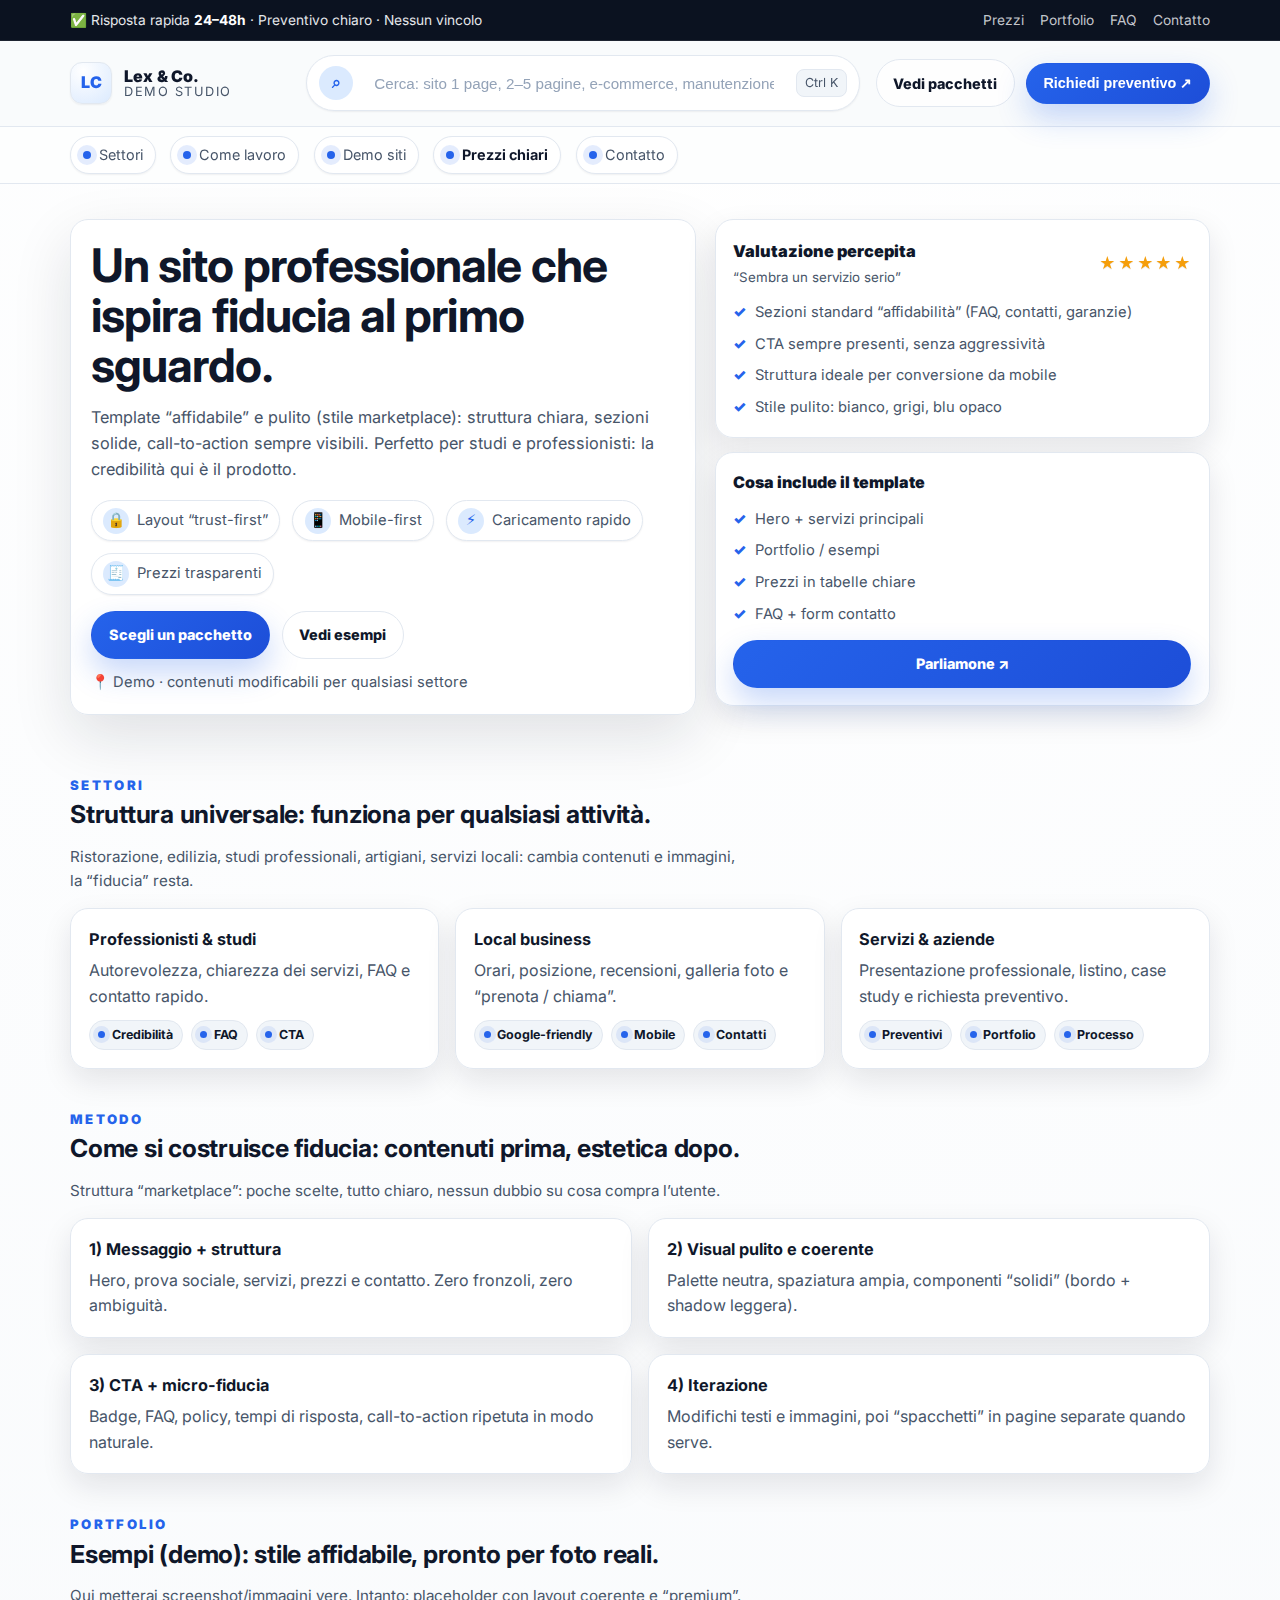
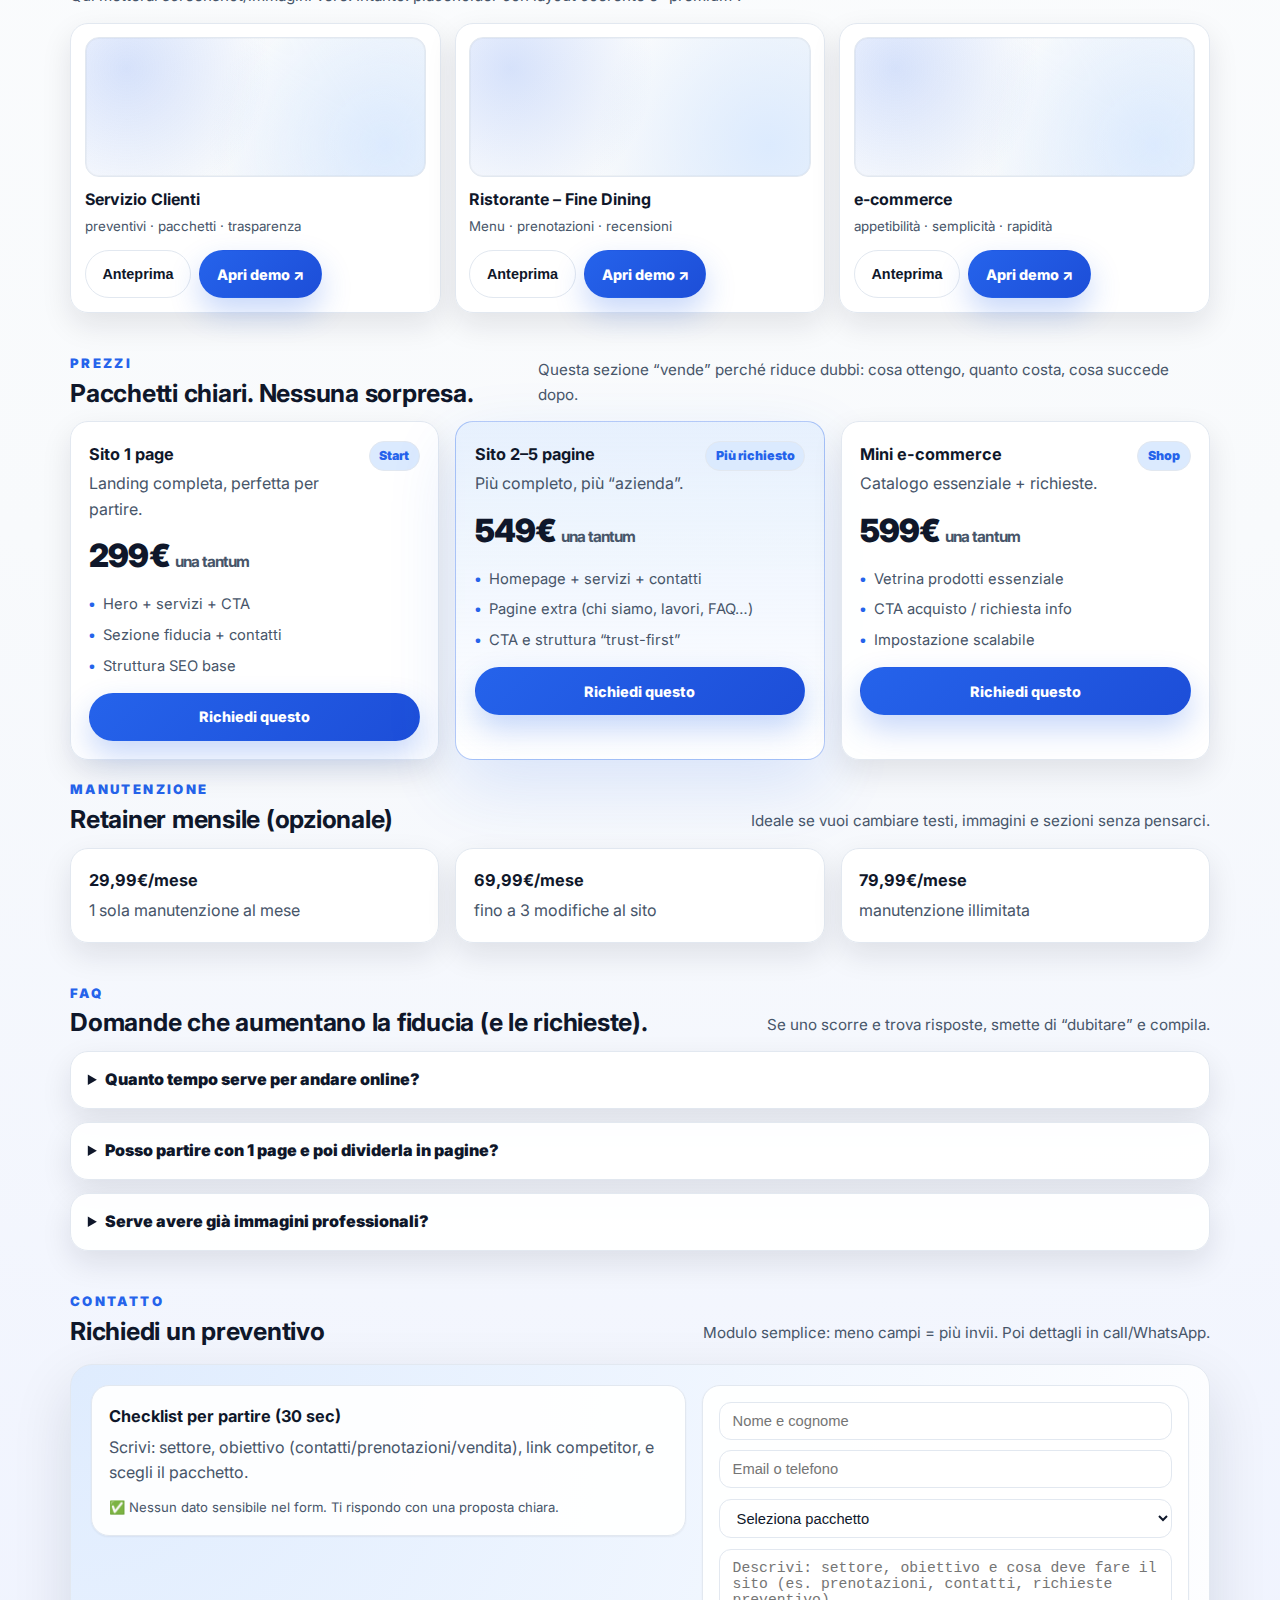
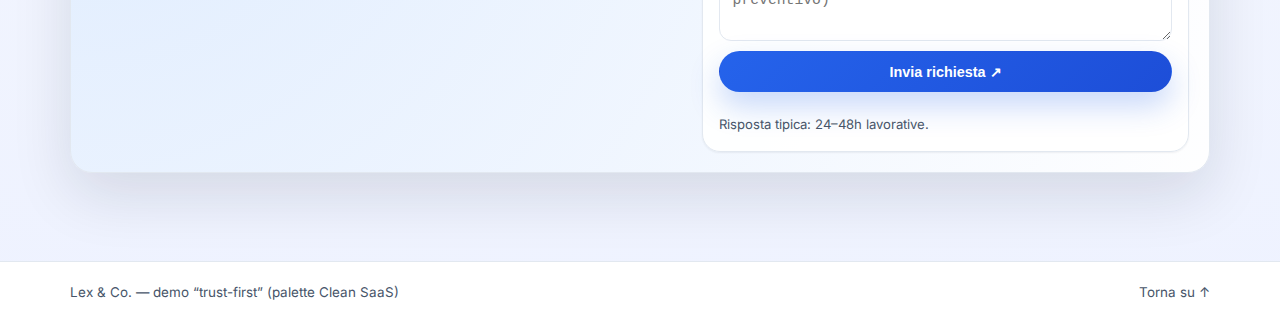
<file: index.html>
<!DOCTYPE html>
<html lang="it">
<head>
  <meta charset="UTF-8" />
  <meta name="viewport" content="width=device-width, initial-scale=1.0" />
  <title>Lex & Co. – Demo Studio</title>

  <!-- Font -->
  <link rel="preconnect" href="https://fonts.googleapis.com" />
  <link rel="preconnect" href="https://fonts.gstatic.com" crossorigin />
  <link href="https://fonts.googleapis.com/css2?family=Inter:wght@300;400;500;600;700;800;900&display=swap" rel="stylesheet" />
  <link rel="stylesheet" href="index.css">
</head>

<body>
  <!-- “Marketplace trust” top strip -->
  <div class="topbar">
    <div class="inner">
      <div>✅ Risposta rapida <strong>24–48h</strong> · Preventivo chiaro · Nessun vincolo</div>
      <div class="mini-links">
        <a href="#prezzi">Prezzi</a>
        <a href="#portfolio">Portfolio</a>
        <a href="#faq">FAQ</a>
        <a href="#contatto">Contatto</a>
      </div>
    </div>
  </div>

  <header>
    <div class="nav">
      <div class="brand">
        <div class="mark">LC</div>
        <div class="name">
          <b>Lex & Co.</b>
          <span>demo studio</span>
        </div>
      </div>

      <div class="search" role="search" aria-label="Cerca servizi">
        <div class="ico">⌕</div>
        <input id="searchInput" placeholder="Cerca: sito 1 page, 2–5 pagine, e-commerce, manutenzione…" />
        <div class="kbd">Ctrl K</div>
      </div>

      <div class="nav-actions">
        <a class="btn ghost" href="#prezzi">Vedi pacchetti</a>
        <button class="btn primary" onclick="document.getElementById('contatto').scrollIntoView({behavior:'smooth'})">
          Richiedi preventivo ↗
        </button>
      </div>
    </div>

    <div class="subnav">
      <div class="inner">
        <a class="pill" href="#settori"><span class="dot"></span>Settori</a>
        <a class="pill" href="#processo"><span class="dot"></span>Come lavoro</a>
        <a class="pill" href="#portfolio"><span class="dot"></span>Demo siti</a>
        <a class="pill" href="#prezzi"><span class="dot"></span><b>Prezzi chiari</b></a>
        <a class="pill" href="#contatto"><span class="dot"></span>Contatto</a>
      </div>
    </div>
  </header>

  <main>
    <!-- HERO -->
    <section class="hero" id="home">
      <div class="hero-card">
        <h1>Un sito <span class="grad">professionale</span> che ispira fiducia al primo sguardo.</h1>
        <p class="lead">
          Template “affidabile” e pulito (stile marketplace): struttura chiara, sezioni solide, call-to-action sempre visibili.
          Perfetto per studi e professionisti: la credibilità qui è il prodotto.
        </p>

        <div class="trust-row">
          <div class="trust-badge"><span class="ic">🔒</span><span>Layout “trust-first”</span></div>
          <div class="trust-badge"><span class="ic">📱</span><span>Mobile-first</span></div>
          <div class="trust-badge"><span class="ic">⚡</span><span>Caricamento rapido</span></div>
          <div class="trust-badge"><span class="ic">🧾</span><span>Prezzi trasparenti</span></div>
        </div>

        <div class="trust-row" style="margin-top:1rem">
          <a class="btn primary" href="#prezzi">Scegli un pacchetto</a>
          <a class="btn ghost" href="#portfolio">Vedi esempi</a>
          <span style="color:var(--muted);font-size:.92rem">📍 Demo · contenuti modificabili per qualsiasi settore</span>
        </div>
      </div>

      <aside class="summary">
        <div class="box">
          <div class="rating">
            <div>
              <div style="font-weight:900;font-size:1.02rem">Valutazione percepita</div>
              <small>“Sembra un servizio serio”</small>
            </div>
            <div class="stars" aria-label="5 stelle">
              <span>★</span><span>★</span><span>★</span><span>★</span><span>★</span>
            </div>
          </div>

          <ul>
            <li>Sezioni standard “affidabilità” (FAQ, contatti, garanzie)</li>
            <li>CTA sempre presenti, senza aggressività</li>
            <li>Struttura ideale per conversione da mobile</li>
            <li>Stile pulito: bianco, grigi, blu opaco</li>
          </ul>
        </div>

        <div class="box">
          <div style="font-weight:900">Cosa include il template</div>
          <ul>
            <li>Hero + servizi principali</li>
            <li>Portfolio / esempi</li>
            <li>Prezzi in tabelle chiare</li>
            <li>FAQ + form contatto</li>
          </ul>
          <div style="margin-top:.85rem">
            <a class="btn primary" href="#contatto" style="width:100%">Parliamone ↗</a>
          </div>
        </div>
      </aside>
    </section>

    <!-- SETTORI -->
    <section class="section" id="settori">
      <div class="section-head">
        <div>
          <div class="kicker">Settori</div>
          <h2>Struttura universale: funziona per qualsiasi attività.</h2>
        </div>
        <p>Ristorazione, edilizia, studi professionali, artigiani, servizi locali: cambia contenuti e immagini, la “fiducia” resta.</p>
      </div>

      <div class="grid-3">
        <div class="card">
          <b>Professionisti & studi</b>
          <p>Autorevolezza, chiarezza dei servizi, FAQ e contatto rapido.</p>
          <div class="mini">
            <span class="tag"><i></i>Credibilità</span>
            <span class="tag"><i></i>FAQ</span>
            <span class="tag"><i></i>CTA</span>
          </div>
        </div>
        <div class="card">
          <b>Local business</b>
          <p>Orari, posizione, recensioni, galleria foto e “prenota / chiama”.</p>
          <div class="mini">
            <span class="tag"><i></i>Google-friendly</span>
            <span class="tag"><i></i>Mobile</span>
            <span class="tag"><i></i>Contatti</span>
          </div>
        </div>
        <div class="card">
          <b>Servizi & aziende</b>
          <p>Presentazione professionale, listino, case study e richiesta preventivo.</p>
          <div class="mini">
            <span class="tag"><i></i>Preventivi</span>
            <span class="tag"><i></i>Portfolio</span>
            <span class="tag"><i></i>Processo</span>
          </div>
        </div>
      </div>
    </section>

    <!-- PROCESSO -->
    <section class="section" id="processo">
      <div class="section-head">
        <div>
          <div class="kicker">Metodo</div>
          <h2>Come si costruisce fiducia: contenuti prima, estetica dopo.</h2>
        </div>
        <p>Struttura “marketplace”: poche scelte, tutto chiaro, nessun dubbio su cosa compra l’utente.</p>
      </div>

      <div class="grid-2">
        <div class="card">
          <b>1) Messaggio + struttura</b>
          <p>Hero, prova sociale, servizi, prezzi e contatto. Zero fronzoli, zero ambiguità.</p>
        </div>
        <div class="card">
          <b>2) Visual pulito e coerente</b>
          <p>Palette neutra, spaziatura ampia, componenti “solidi” (bordo + shadow leggera).</p>
        </div>
        <div class="card">
          <b>3) CTA + micro-fiducia</b>
          <p>Badge, FAQ, policy, tempi di risposta, call-to-action ripetuta in modo naturale.</p>
        </div>
        <div class="card">
          <b>4) Iterazione</b>
          <p>Modifichi testi e immagini, poi “spacchetti” in pagine separate quando serve.</p>
        </div>
      </div>
    </section>

    <!-- PORTFOLIO -->
    <section class="section" id="portfolio">
      <div class="section-head">
        <div>
          <div class="kicker">Portfolio</div>
          <h2>Esempi (demo): stile affidabile, pronto per foto reali.</h2>
        </div>
        <p>Qui metterai screenshot/immagini vere. Intanto: placeholder con layout coerente e “premium”.</p>
      </div>

      <div class="thumb-row">
        <div class="thumb-card demo-card" data-demo="demos/servizi.html">
          <div class="thumb"></div>
          <b>Servizio Clienti</b>
          <small>preventivi · pacchetti · trasparenza</small>

          <div class="demo-actions">
            <button class="btn ghost btn-preview">Anteprima</button>
            <a class="btn primary" href="demos/servizi.html" target="_blank">
              Apri demo ↗
            </a>
          </div>
        </div>
        <div class="thumb-card demo-card" data-demo="demos/ristorante.html">
          <div class="thumb"></div>
          <b>Ristorante – Fine Dining</b>
          <small>Menu · prenotazioni · recensioni</small>

          <div class="demo-actions">
            <button class="btn ghost btn-preview">Anteprima</button>
            <a class="btn primary" href="demos/ristorante.html" target="_blank">
              Apri demo ↗
            </a>
          </div>
        </div>
        <div class="thumb-card demo-card" data-demo="demos/ecommerce.html">
          <div class="thumb"></div>
          <b>e-commerce</b>
          <small>appetibilità · semplicità · rapidità</small>

          <div class="demo-actions">
            <button class="btn ghost btn-preview">Anteprima</button>
            <a class="btn primary" href="demos/ecommerce.html" target="_blank">
              Apri demo ↗
            </a>
          </div>
        </div>
      </div>
    </section>

    <!-- PREZZI -->
    <section class="section" id="prezzi">
      <div class="section-head">
        <div>
          <div class="kicker">Prezzi</div>
          <h2>Pacchetti chiari. Nessuna sorpresa.</h2>
        </div>
        <p>Questa sezione “vende” perché riduce dubbi: cosa ottengo, quanto costa, cosa succede dopo.</p>
      </div>

      <div class="pricing">
        <div class="card price">
          <div class="top">
            <div>
              <b>Sito 1 page</b>
              <p style="color:var(--muted);margin-top:.25rem">Landing completa, perfetta per partire.</p>
            </div>
            <span class="badge">Start</span>
          </div>
          <div class="money">299€ <span>una tantum</span></div>
          <ul class="bullets">
            <li>Hero + servizi + CTA</li>
            <li>Sezione fiducia + contatti</li>
            <li>Struttura SEO base</li>
          </ul>
          <a class="btn primary" href="#contatto">Richiedi questo</a>
        </div>

        <div class="card price featured">
          <div class="top">
            <div>
              <b>Sito 2–5 pagine</b>
              <p style="color:var(--muted);margin-top:.25rem">Più completo, più “azienda”.</p>
            </div>
            <span class="badge">Più richiesto</span>
          </div>
          <div class="money">549€ <span>una tantum</span></div>
          <ul class="bullets">
            <li>Homepage + servizi + contatti</li>
            <li>Pagine extra (chi siamo, lavori, FAQ…)</li>
            <li>CTA e struttura “trust-first”</li>
          </ul>
          <a class="btn primary" href="#contatto">Richiedi questo</a>
        </div>

        <div class="card price">
          <div class="top">
            <div>
              <b>Mini e-commerce</b>
              <p style="color:var(--muted);margin-top:.25rem">Catalogo essenziale + richieste.</p>
            </div>
            <span class="badge">Shop</span>
          </div>
          <div class="money">599€ <span>una tantum</span></div>
          <ul class="bullets">
            <li>Vetrina prodotti essenziale</li>
            <li>CTA acquisto / richiesta info</li>
            <li>Impostazione scalabile</li>
          </ul>
          <a class="btn primary" href="#contatto">Richiedi questo</a>
        </div>
      </div>

      <div class="section-head" style="margin-top:1.2rem">
        <div>
          <div class="kicker">Manutenzione</div>
          <h2>Retainer mensile (opzionale)</h2>
        </div>
        <p>Ideale se vuoi cambiare testi, immagini e sezioni senza pensarci.</p>
      </div>

      <div class="grid-3">
        <div class="card">
          <b>29,99€/mese</b>
          <p>1 sola manutenzione al mese</p>
        </div>
        <div class="card">
          <b>69,99€/mese</b>
          <p>fino a 3 modifiche al sito</p>
        </div>
        <div class="card">
          <b>79,99€/mese</b>
          <p>manutenzione illimitata</p>
        </div>
      </div>
    </section>

    <!-- FAQ -->
    <section class="section" id="faq">
      <div class="section-head">
        <div>
          <div class="kicker">FAQ</div>
          <h2>Domande che aumentano la fiducia (e le richieste).</h2>
        </div>
        <p>Se uno scorre e trova risposte, smette di “dubitare” e compila.</p>
      </div>

      <div class="faq">
        <details>
          <summary>Quanto tempo serve per andare online?</summary>
          <p>Dipende dai contenuti (testi/foto). In genere: prima bozza veloce, poi rifiniture e pubblicazione.</p>
        </details>
        <details>
          <summary>Posso partire con 1 page e poi dividerla in pagine?</summary>
          <p>Sì: è il modo migliore. Prima validi messaggio e offerta, poi spacchetti in pagine quando serve.</p>
        </details>
        <details>
          <summary>Serve avere già immagini professionali?</summary>
          <p>Aiuta molto. In demo usiamo placeholder; in produzione consigliate foto reali (anche da smartphone se ben fatte).</p>
        </details>
      </div>
    </section>

    <!-- CONTATTO -->
    <section class="section" id="contatto">
      <div class="section-head">
        <div>
          <div class="kicker">Contatto</div>
          <h2>Richiedi un preventivo</h2>
        </div>
        <p>Modulo semplice: meno campi = più invii. Poi dettagli in call/WhatsApp.</p>
      </div>

      <div class="contact">
        <div>
          <div class="card" style="box-shadow:var(--shadow-sm); padding:1.05rem">
            <b>Checklist per partire (30 sec)</b>
            <p style="color:var(--muted); margin-top:.35rem">
              Scrivi: settore, obiettivo (contatti/prenotazioni/vendita), link competitor, e scegli il pacchetto.
            </p>
            <div class="fineprint">✅ Nessun dato sensibile nel form. Ti rispondo con una proposta chiara.</div>
          </div>
        </div>

        <form class="form" id="contactForm">
          <input required name="name" placeholder="Nome e cognome" />
          <input name="contact" placeholder="Email o telefono" />
          <select required name="package">
            <option value="" selected disabled>Seleziona pacchetto</option>
            <option>Sito 1 page — 299€</option>
            <option>Sito 2–5 pagine — 549€</option>
            <option>Mini e-commerce — 599€</option>
            <option>Non sono sicuro</option>
          </select>
          <textarea name="msg" placeholder="Descrivi: settore, obiettivo e cosa deve fare il sito (es. prenotazioni, contatti, richieste preventivo)"></textarea>
          <button class="btn primary" type="submit">Invia richiesta ↗</button>
          <div class="fineprint">Risposta tipica: 24–48h lavorative.</div>
        </form>
      </div>
    </section>
  </main>

  <footer>
    <div class="inner">
      <span>Lex & Co. — demo “trust-first” (palette Clean SaaS)</span>
      <a href="#home">Torna su ↑</a>
    </div>
  </footer>

<div id="demoOverlay" class="demo-overlay hidden">
  <div class="demo-frame">
    <button id="closeDemo" aria-label="Chiudi">✕</button>
    <iframe id="demoIframe" loading="lazy"></iframe>
  </div>
</div>

<script src="index.js" defer></script>

</body>
</html>
</file>
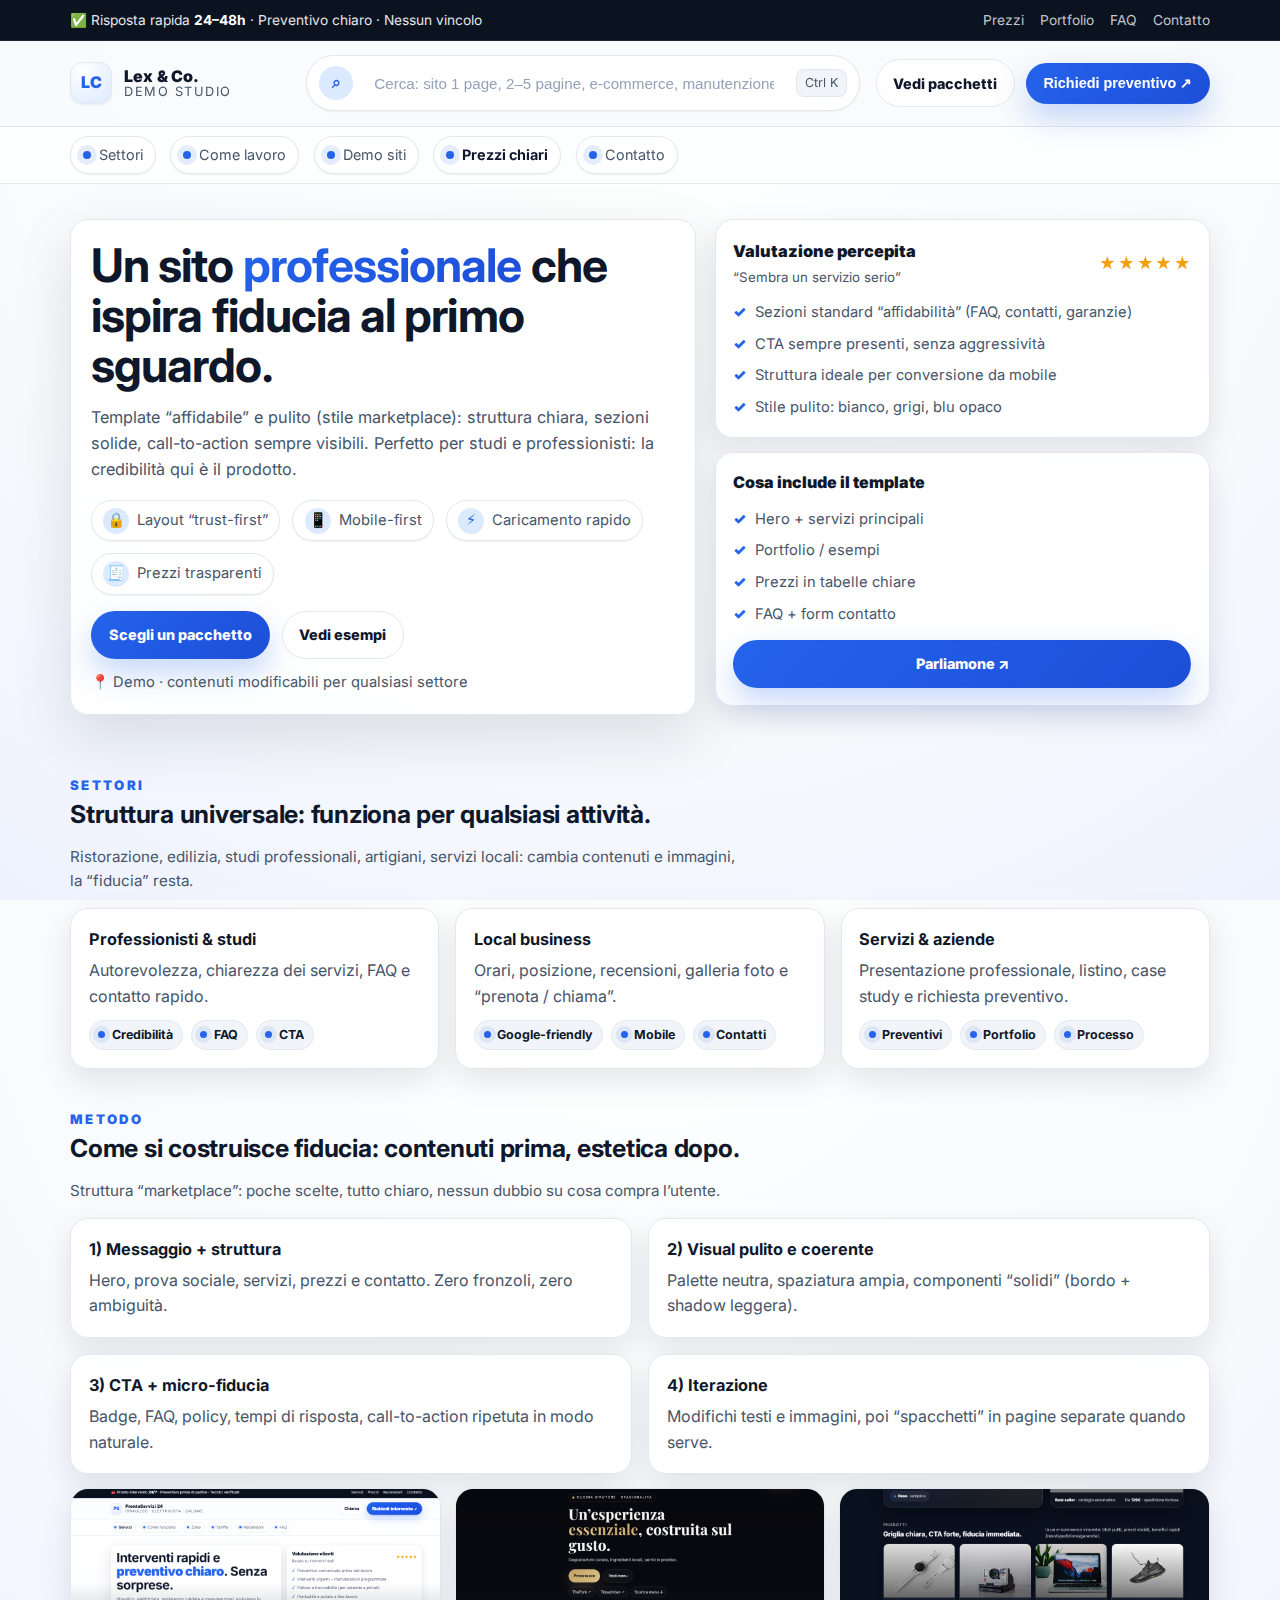
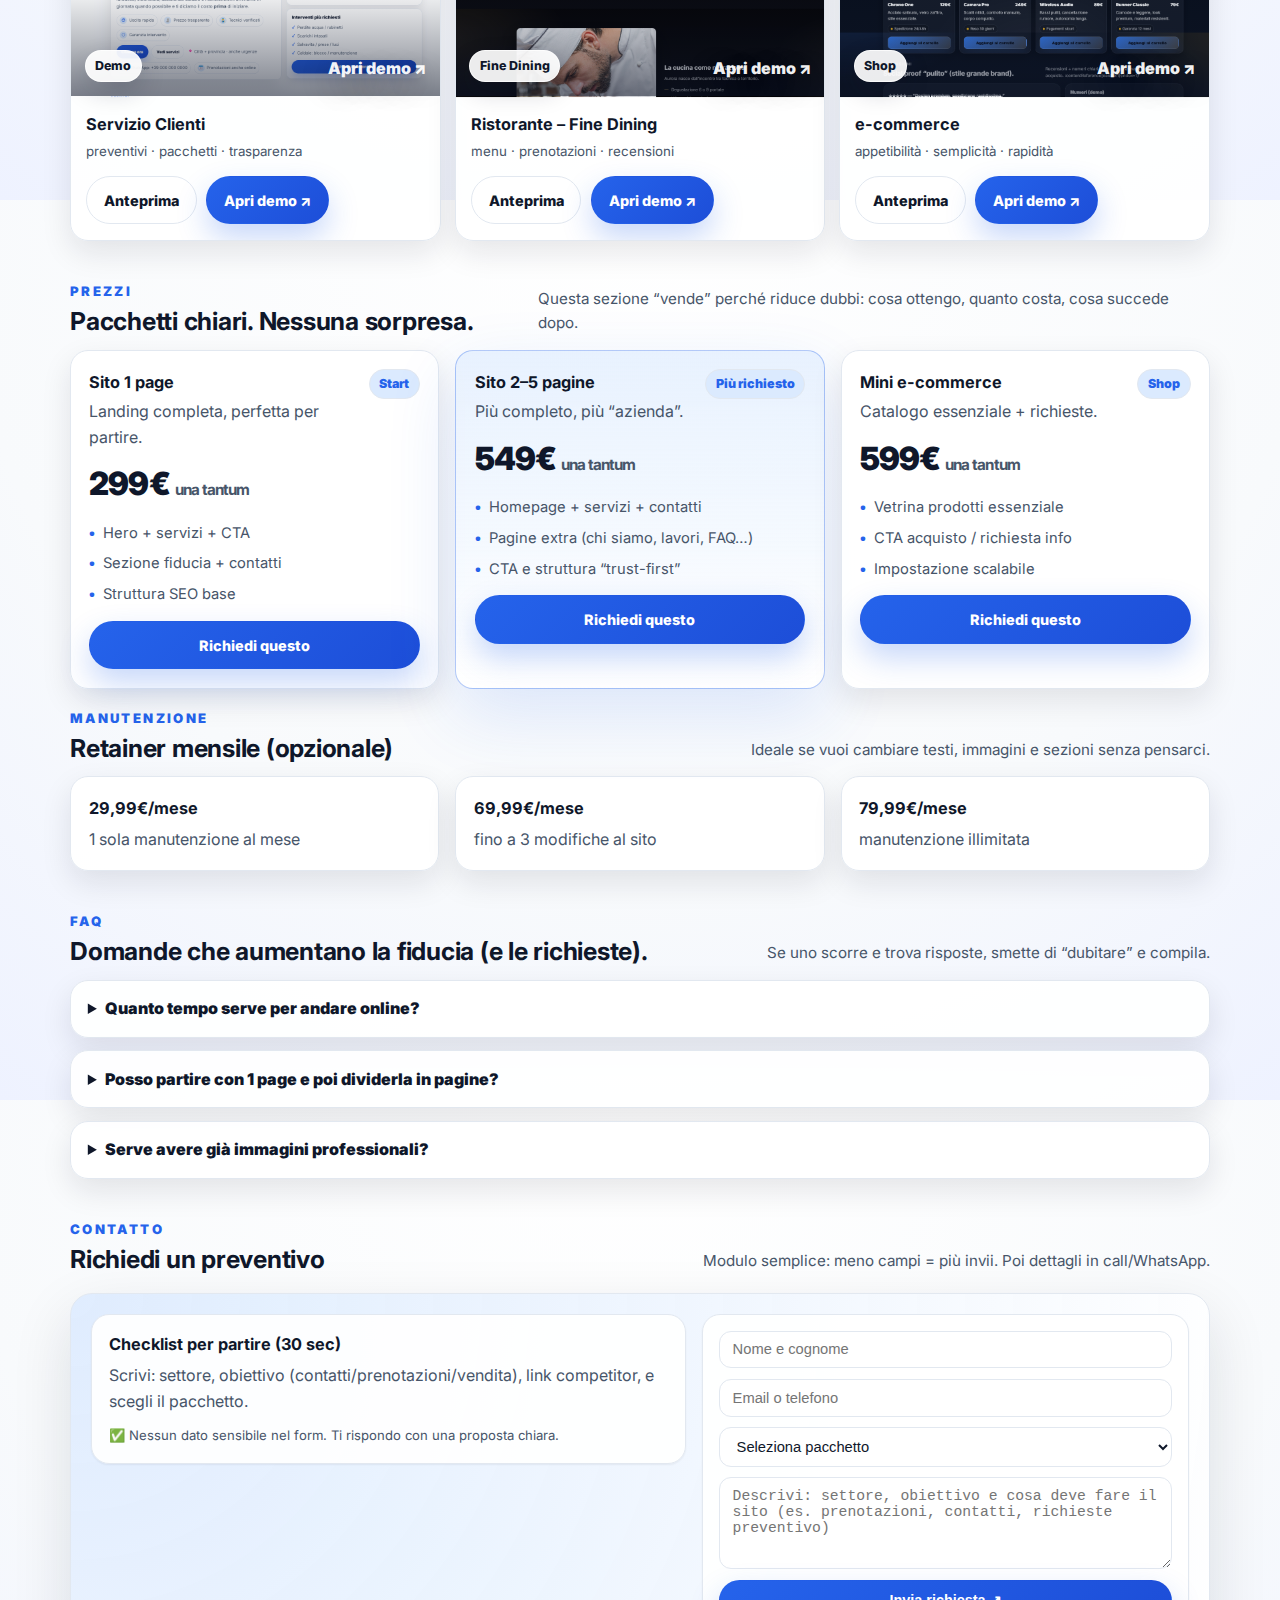
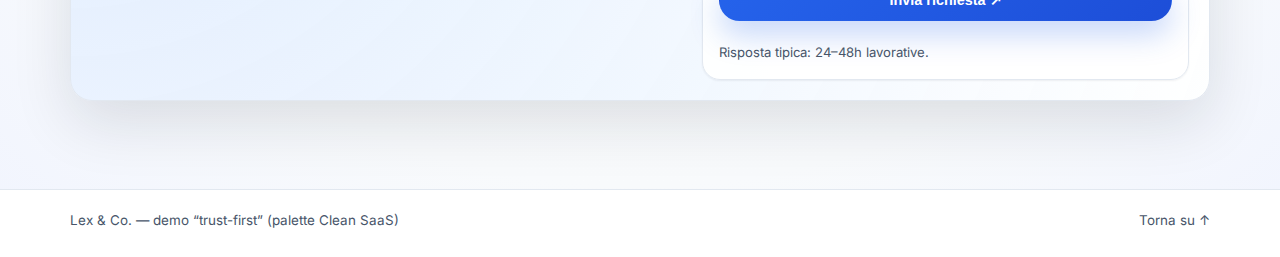
<file: docs/index.html>
<!DOCTYPE html>
<html lang="it">
<head>
  <meta charset="UTF-8" />
  <meta name="viewport" content="width=device-width, initial-scale=1.0" />
  <title>Lex & Co. – Demo Studio</title>

  <!-- Font -->
  <link rel="preconnect" href="https://fonts.googleapis.com" />
  <link rel="preconnect" href="https://fonts.gstatic.com" crossorigin />
  <link href="https://fonts.googleapis.com/css2?family=Inter:wght@300;400;500;600;700;800;900&display=swap" rel="stylesheet" />
  <link rel="stylesheet" href="index.css">
</head>

<body>
  <!-- “Marketplace trust” top strip -->
  <div class="topbar">
    <div class="inner">
      <div>✅ Risposta rapida <strong>24–48h</strong> · Preventivo chiaro · Nessun vincolo</div>
      <div class="mini-links">
        <a href="#prezzi">Prezzi</a>
        <a href="#portfolio">Portfolio</a>
        <a href="#faq">FAQ</a>
        <a href="#contatto">Contatto</a>
      </div>
    </div>
  </div>

  <header>
    <div class="nav">
      <div class="brand">
        <div class="mark">LC</div>
        <div class="name">
          <b>Lex & Co.</b>
          <span>demo studio</span>
        </div>
      </div>

      <div class="search" role="search" aria-label="Cerca servizi">
        <div class="ico">⌕</div>
        <input id="searchInput" placeholder="Cerca: sito 1 page, 2–5 pagine, e-commerce, manutenzione…" />
        <div class="kbd">Ctrl K</div>
      </div>

      <div class="nav-actions">
        <a class="btn ghost" href="#prezzi">Vedi pacchetti</a>
        <button class="btn primary" onclick="document.getElementById('contatto').scrollIntoView({behavior:'smooth'})">
          Richiedi preventivo ↗
        </button>
      </div>
    </div>

    <div class="subnav">
      <div class="inner">
        <a class="pill" href="#settori"><span class="dot"></span>Settori</a>
        <a class="pill" href="#processo"><span class="dot"></span>Come lavoro</a>
        <a class="pill" href="#portfolio"><span class="dot"></span>Demo siti</a>
        <a class="pill" href="#prezzi"><span class="dot"></span><b>Prezzi chiari</b></a>
        <a class="pill" href="#contatto"><span class="dot"></span>Contatto</a>
      </div>
    </div>
  </header>

  <main>
    <!-- HERO -->
    <section class="hero" id="home">
      <div class="hero-card">
        <h1>Un sito <span class="grad">professionale</span> che ispira fiducia al primo sguardo.</h1>
        <p class="lead">
          Template “affidabile” e pulito (stile marketplace): struttura chiara, sezioni solide, call-to-action sempre visibili.
          Perfetto per studi e professionisti: la credibilità qui è il prodotto.
        </p>

        <div class="trust-row">
          <div class="trust-badge"><span class="ic">🔒</span><span>Layout “trust-first”</span></div>
          <div class="trust-badge"><span class="ic">📱</span><span>Mobile-first</span></div>
          <div class="trust-badge"><span class="ic">⚡</span><span>Caricamento rapido</span></div>
          <div class="trust-badge"><span class="ic">🧾</span><span>Prezzi trasparenti</span></div>
        </div>

        <div class="trust-row" style="margin-top:1rem">
          <a class="btn primary" href="#prezzi">Scegli un pacchetto</a>
          <a class="btn ghost" href="#portfolio">Vedi esempi</a>
          <span style="color:var(--muted);font-size:.92rem">📍 Demo · contenuti modificabili per qualsiasi settore</span>
        </div>
      </div>

      <aside class="summary">
        <div class="box">
          <div class="rating">
            <div>
              <div style="font-weight:900;font-size:1.02rem">Valutazione percepita</div>
              <small>“Sembra un servizio serio”</small>
            </div>
            <div class="stars" aria-label="5 stelle">
              <span>★</span><span>★</span><span>★</span><span>★</span><span>★</span>
            </div>
          </div>

          <ul>
            <li>Sezioni standard “affidabilità” (FAQ, contatti, garanzie)</li>
            <li>CTA sempre presenti, senza aggressività</li>
            <li>Struttura ideale per conversione da mobile</li>
            <li>Stile pulito: bianco, grigi, blu opaco</li>
          </ul>
        </div>

        <div class="box">
          <div style="font-weight:900">Cosa include il template</div>
          <ul>
            <li>Hero + servizi principali</li>
            <li>Portfolio / esempi</li>
            <li>Prezzi in tabelle chiare</li>
            <li>FAQ + form contatto</li>
          </ul>
          <div style="margin-top:.85rem">
            <a class="btn primary" href="#contatto" style="width:100%">Parliamone ↗</a>
          </div>
        </div>
      </aside>
    </section>

    <!-- SETTORI -->
    <section class="section" id="settori">
      <div class="section-head">
        <div>
          <div class="kicker">Settori</div>
          <h2>Struttura universale: funziona per qualsiasi attività.</h2>
        </div>
        <p>Ristorazione, edilizia, studi professionali, artigiani, servizi locali: cambia contenuti e immagini, la “fiducia” resta.</p>
      </div>

      <div class="grid-3">
        <div class="card">
          <b>Professionisti & studi</b>
          <p>Autorevolezza, chiarezza dei servizi, FAQ e contatto rapido.</p>
          <div class="mini">
            <span class="tag"><i></i>Credibilità</span>
            <span class="tag"><i></i>FAQ</span>
            <span class="tag"><i></i>CTA</span>
          </div>
        </div>
        <div class="card">
          <b>Local business</b>
          <p>Orari, posizione, recensioni, galleria foto e “prenota / chiama”.</p>
          <div class="mini">
            <span class="tag"><i></i>Google-friendly</span>
            <span class="tag"><i></i>Mobile</span>
            <span class="tag"><i></i>Contatti</span>
          </div>
        </div>
        <div class="card">
          <b>Servizi & aziende</b>
          <p>Presentazione professionale, listino, case study e richiesta preventivo.</p>
          <div class="mini">
            <span class="tag"><i></i>Preventivi</span>
            <span class="tag"><i></i>Portfolio</span>
            <span class="tag"><i></i>Processo</span>
          </div>
        </div>
      </div>
    </section>

    <!-- PROCESSO -->
    <section class="section" id="processo">
      <div class="section-head">
        <div>
          <div class="kicker">Metodo</div>
          <h2>Come si costruisce fiducia: contenuti prima, estetica dopo.</h2>
        </div>
        <p>Struttura “marketplace”: poche scelte, tutto chiaro, nessun dubbio su cosa compra l’utente.</p>
      </div>

      <div class="grid-2">
        <div class="card">
          <b>1) Messaggio + struttura</b>
          <p>Hero, prova sociale, servizi, prezzi e contatto. Zero fronzoli, zero ambiguità.</p>
        </div>
        <div class="card">
          <b>2) Visual pulito e coerente</b>
          <p>Palette neutra, spaziatura ampia, componenti “solidi” (bordo + shadow leggera).</p>
        </div>
        <div class="card">
          <b>3) CTA + micro-fiducia</b>
          <p>Badge, FAQ, policy, tempi di risposta, call-to-action ripetuta in modo naturale.</p>
        </div>
        <div class="card">
          <b>4) Iterazione</b>
          <p>Modifichi testi e immagini, poi “spacchetti” in pagine separate quando serve.</p>
        </div>
      </div>
    </section>

        <!-- PORTFOLIO -->
    <div class="thumb-row">
      <!-- SERVIZI -->
      <article class="demo-card">
        <a class="demo-media" href="demos/servizi.html" target="_blank" rel="noopener">
          <img src="assets/img/servizi.png" alt="Demo Servizio Clienti" loading="lazy">
          <div class="demo-overlay">
            <span class="demo-badge">Demo</span>
            <span class="demo-cta">Apri demo ↗</span>
          </div>
        </a>

        <div class="demo-body">
          <b>Servizio Clienti</b>
          <small>preventivi · pacchetti · trasparenza</small>
          <div class="demo-actions">
            <a class="btn ghost" href="demos/servizi.html" target="_blank" rel="noopener">Anteprima</a>
            <a class="btn primary" href="demos/servizi.html" target="_blank" rel="noopener">Apri demo ↗</a>
          </div>
        </div>
      </article>

      <!-- RISTORANTE -->
      <article class="demo-card">
        <a class="demo-media" href="demos/ristorante.html" target="_blank" rel="noopener">
          <img src="assets/img/risto.png" alt="Demo Ristorante Fine Dining" loading="lazy">
          <div class="demo-overlay">
            <span class="demo-badge">Fine Dining</span>
            <span class="demo-cta">Apri demo ↗</span>
          </div>
        </a>

        <div class="demo-body">
          <b>Ristorante – Fine Dining</b>
          <small>menu · prenotazioni · recensioni</small>
          <div class="demo-actions">
            <a class="btn ghost" href="demos/ristorante.html" target="_blank" rel="noopener">Anteprima</a>
            <a class="btn primary" href="demos/ristorante.html" target="_blank" rel="noopener">Apri demo ↗</a>
          </div>
        </div>
      </article>

      <!-- ECOMMERCE -->
      <article class="demo-card">
        <a class="demo-media" href="demos/ecommerce.html" target="_blank" rel="noopener">
          <img src="assets/img/commerce.png" alt="Demo e-commerce" loading="lazy">
          <div class="demo-overlay">
            <span class="demo-badge">Shop</span>
            <span class="demo-cta">Apri demo ↗</span>
          </div>
        </a>

        <div class="demo-body">
          <b>e-commerce</b>
          <small>appetibilità · semplicità · rapidità</small>
          <div class="demo-actions">
            <a class="btn ghost" href="demos/ecommerce.html" target="_blank" rel="noopener">Anteprima</a>
            <a class="btn primary" href="demos/ecommerce.html" target="_blank" rel="noopener">Apri demo ↗</a>
          </div>
        </div>
      </article>
    </div>


    <!-- PREZZI -->
    <section class="section" id="prezzi">
      <div class="section-head">
        <div>
          <div class="kicker">Prezzi</div>
          <h2>Pacchetti chiari. Nessuna sorpresa.</h2>
        </div>
        <p>Questa sezione “vende” perché riduce dubbi: cosa ottengo, quanto costa, cosa succede dopo.</p>
      </div>

      <div class="pricing">
        <div class="card price">
          <div class="top">
            <div>
              <b>Sito 1 page</b>
              <p style="color:var(--muted);margin-top:.25rem">Landing completa, perfetta per partire.</p>
            </div>
            <span class="badge">Start</span>
          </div>
          <div class="money">299€ <span>una tantum</span></div>
          <ul class="bullets">
            <li>Hero + servizi + CTA</li>
            <li>Sezione fiducia + contatti</li>
            <li>Struttura SEO base</li>
          </ul>
          <a class="btn primary" href="#contatto">Richiedi questo</a>
        </div>

        <div class="card price featured">
          <div class="top">
            <div>
              <b>Sito 2–5 pagine</b>
              <p style="color:var(--muted);margin-top:.25rem">Più completo, più “azienda”.</p>
            </div>
            <span class="badge">Più richiesto</span>
          </div>
          <div class="money">549€ <span>una tantum</span></div>
          <ul class="bullets">
            <li>Homepage + servizi + contatti</li>
            <li>Pagine extra (chi siamo, lavori, FAQ…)</li>
            <li>CTA e struttura “trust-first”</li>
          </ul>
          <a class="btn primary" href="#contatto">Richiedi questo</a>
        </div>

        <div class="card price">
          <div class="top">
            <div>
              <b>Mini e-commerce</b>
              <p style="color:var(--muted);margin-top:.25rem">Catalogo essenziale + richieste.</p>
            </div>
            <span class="badge">Shop</span>
          </div>
          <div class="money">599€ <span>una tantum</span></div>
          <ul class="bullets">
            <li>Vetrina prodotti essenziale</li>
            <li>CTA acquisto / richiesta info</li>
            <li>Impostazione scalabile</li>
          </ul>
          <a class="btn primary" href="#contatto">Richiedi questo</a>
        </div>
      </div>

      <div class="section-head" style="margin-top:1.2rem">
        <div>
          <div class="kicker">Manutenzione</div>
          <h2>Retainer mensile (opzionale)</h2>
        </div>
        <p>Ideale se vuoi cambiare testi, immagini e sezioni senza pensarci.</p>
      </div>

      <div class="grid-3">
        <div class="card">
          <b>29,99€/mese</b>
          <p>1 sola manutenzione al mese</p>
        </div>
        <div class="card">
          <b>69,99€/mese</b>
          <p>fino a 3 modifiche al sito</p>
        </div>
        <div class="card">
          <b>79,99€/mese</b>
          <p>manutenzione illimitata</p>
        </div>
      </div>
    </section>

    <!-- FAQ -->
    <section class="section" id="faq">
      <div class="section-head">
        <div>
          <div class="kicker">FAQ</div>
          <h2>Domande che aumentano la fiducia (e le richieste).</h2>
        </div>
        <p>Se uno scorre e trova risposte, smette di “dubitare” e compila.</p>
      </div>

      <div class="faq">
        <details>
          <summary>Quanto tempo serve per andare online?</summary>
          <p>Dipende dai contenuti (testi/foto). In genere: prima bozza veloce, poi rifiniture e pubblicazione.</p>
        </details>
        <details>
          <summary>Posso partire con 1 page e poi dividerla in pagine?</summary>
          <p>Sì: è il modo migliore. Prima validi messaggio e offerta, poi spacchetti in pagine quando serve.</p>
        </details>
        <details>
          <summary>Serve avere già immagini professionali?</summary>
          <p>Aiuta molto. In demo usiamo placeholder; in produzione consigliate foto reali (anche da smartphone se ben fatte).</p>
        </details>
      </div>
    </section>

    <!-- CONTATTO -->
    <section class="section" id="contatto">
      <div class="section-head">
        <div>
          <div class="kicker">Contatto</div>
          <h2>Richiedi un preventivo</h2>
        </div>
        <p>Modulo semplice: meno campi = più invii. Poi dettagli in call/WhatsApp.</p>
      </div>

      <div class="contact">
        <div>
          <div class="card" style="box-shadow:var(--shadow-sm); padding:1.05rem">
            <b>Checklist per partire (30 sec)</b>
            <p style="color:var(--muted); margin-top:.35rem">
              Scrivi: settore, obiettivo (contatti/prenotazioni/vendita), link competitor, e scegli il pacchetto.
            </p>
            <div class="fineprint">✅ Nessun dato sensibile nel form. Ti rispondo con una proposta chiara.</div>
          </div>
        </div>

        <form class="form" id="contactForm">
          <input required name="name" placeholder="Nome e cognome" />
          <input name="contact" placeholder="Email o telefono" />
          <select required name="package">
            <option value="" selected disabled>Seleziona pacchetto</option>
            <option>Sito 1 page — 299€</option>
            <option>Sito 2–5 pagine — 549€</option>
            <option>Mini e-commerce — 599€</option>
            <option>Non sono sicuro</option>
          </select>
          <textarea name="msg" placeholder="Descrivi: settore, obiettivo e cosa deve fare il sito (es. prenotazioni, contatti, richieste preventivo)"></textarea>
          <button class="btn primary" type="submit">Invia richiesta ↗</button>
          <div class="fineprint">Risposta tipica: 24–48h lavorative.</div>
        </form>
      </div>
    </section>
  </main>

  <footer>
    <div class="inner">
      <span>Lex & Co. — demo “trust-first” (palette Clean SaaS)</span>
      <a href="#home">Torna su ↑</a>
    </div>
  </footer>

<div id="demoOverlay" class="demo-overlay hidden">
  <div class="demo-frame">
    <button id="closeDemo" aria-label="Chiudi">✕</button>
    <iframe id="demoIframe" loading="lazy"></iframe>
  </div>
</div>

<script src="index.js" defer></script>

</body>
</html>
</file>
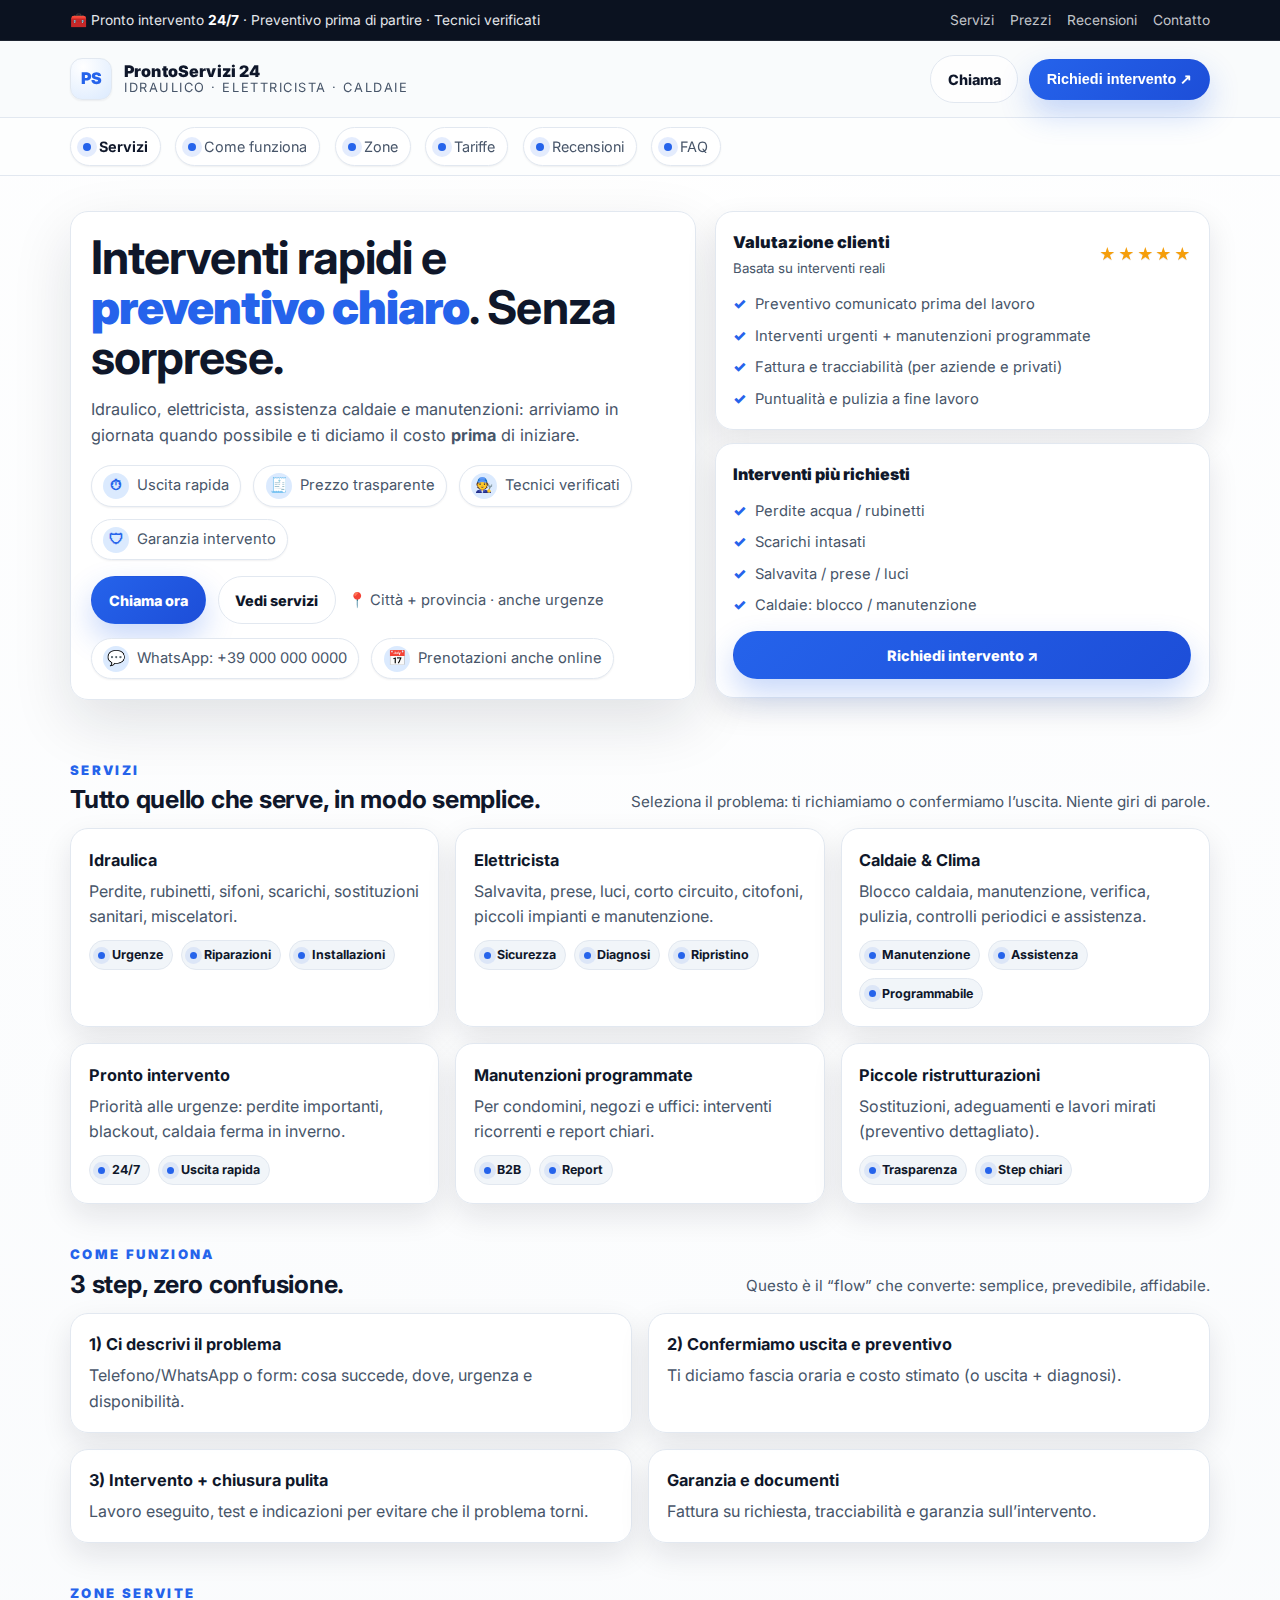
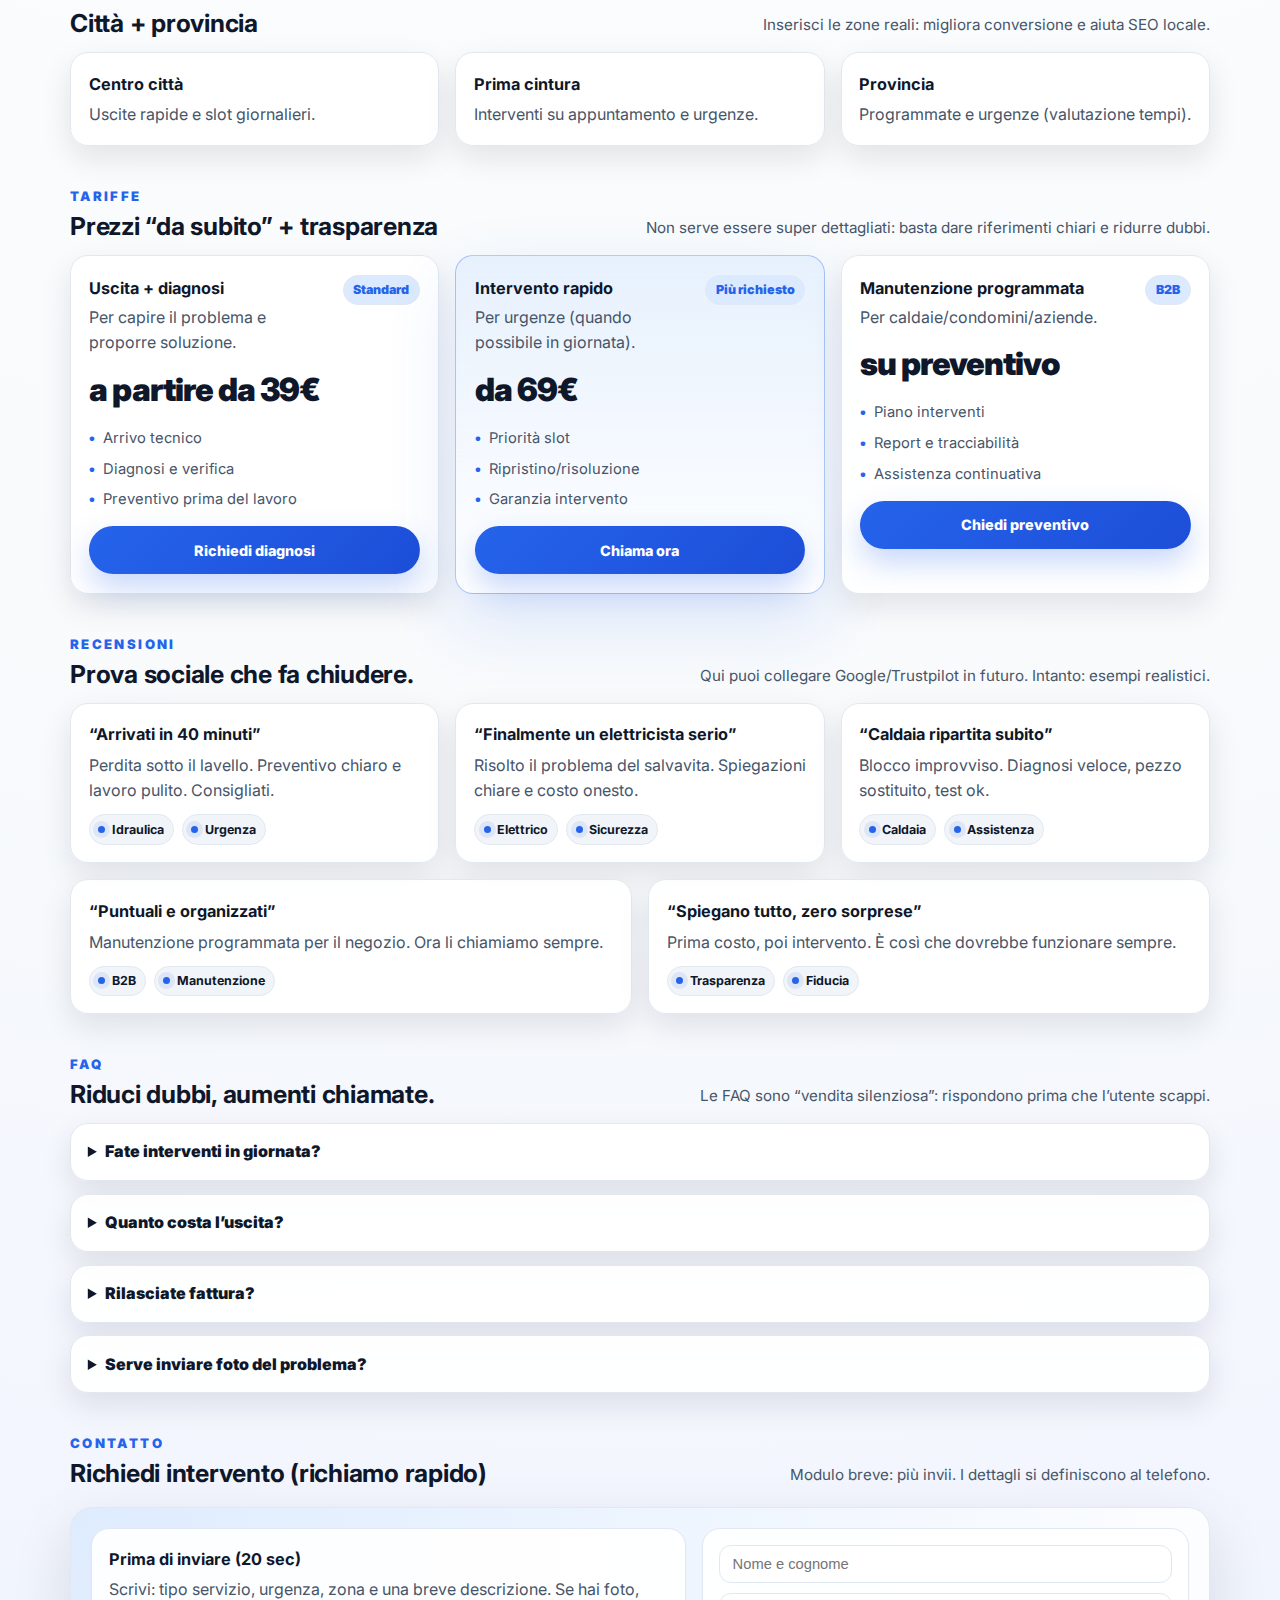
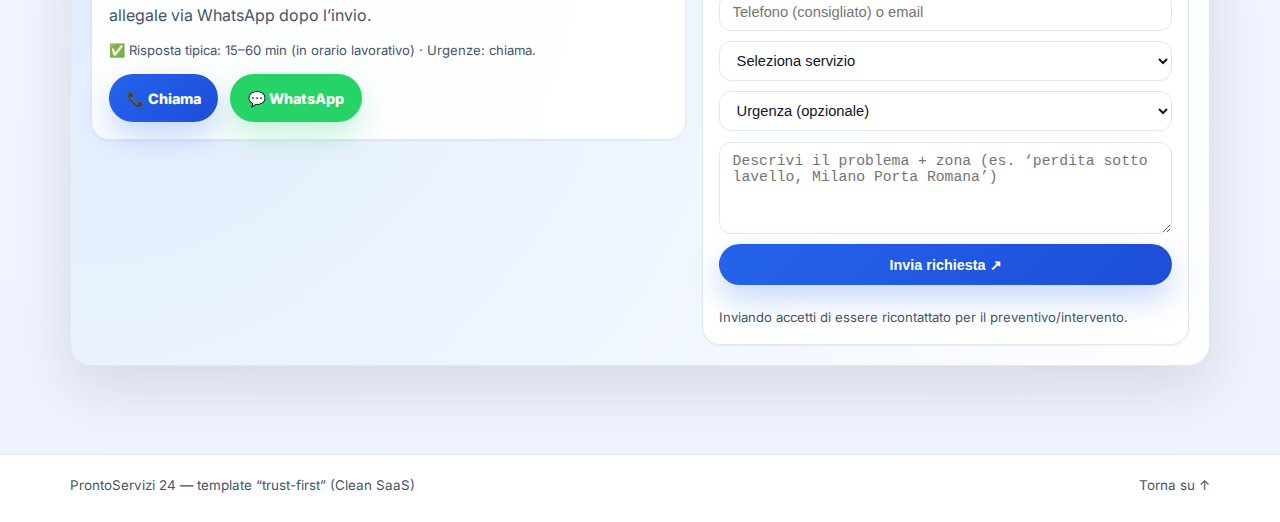
<file: demos/servizi.html>
<!DOCTYPE html>
<html lang="it">
<head>
  <meta charset="UTF-8" />
  <meta name="viewport" content="width=device-width, initial-scale=1.0" />
  <title>ProntoServizi 24 – Idraulico, Elettricista, Caldaie</title>

  <!-- Font -->
  <link rel="preconnect" href="https://fonts.googleapis.com" />
  <link rel="preconnect" href="https://fonts.gstatic.com" crossorigin />
  <link href="https://fonts.googleapis.com/css2?family=Inter:wght@300;400;500;600;700;800;900&display=swap" rel="stylesheet" />

  <link rel="stylesheet" href="servizi.css">
</head>

<body>
  <!-- “Marketplace trust” top strip -->
  <div class="topbar">
    <div class="inner">
      <div>🧰 Pronto intervento <strong>24/7</strong> · Preventivo prima di partire · Tecnici verificati</div>
      <div class="mini-links">
        <a href="#servizi">Servizi</a>
        <a href="#prezzi">Prezzi</a>
        <a href="#recensioni">Recensioni</a>
        <a href="#contatto">Contatto</a>
      </div>
    </div>
  </div>

  <header>
    <div class="nav">
      <div class="brand">
        <div class="mark">PS</div>
        <div class="name">
          <b>ProntoServizi 24</b>
          <span>idraulico · elettricista · caldaie</span>
        </div>
      </div>

      <div class="nav-actions">
        <a class="btn ghost" href="tel:+390000000000" aria-label="Chiama ora">Chiama</a>
        <button class="btn primary" onclick="document.getElementById('contatto').scrollIntoView({behavior:'smooth'})">
          Richiedi intervento ↗
        </button>
      </div>
    </div>

    <div class="subnav">
      <div class="inner">
        <a class="pill" href="#servizi"><span class="dot"></span><b>Servizi</b></a>
        <a class="pill" href="#come-funziona"><span class="dot"></span>Come funziona</a>
        <a class="pill" href="#zone"><span class="dot"></span>Zone</a>
        <a class="pill" href="#prezzi"><span class="dot"></span>Tariffe</a>
        <a class="pill" href="#recensioni"><span class="dot"></span>Recensioni</a>
        <a class="pill" href="#faq"><span class="dot"></span>FAQ</a>
      </div>
    </div>
  </header>

  <main>
    <!-- HERO -->
    <section class="hero" id="home">
      <div class="hero-card">
        <h1>Interventi rapidi e <span style="color:var(--primary);font-weight:900">preventivo chiaro</span>. Senza sorprese.</h1>
        <p class="lead">
          Idraulico, elettricista, assistenza caldaie e manutenzioni: arriviamo in giornata quando possibile
          e ti diciamo il costo <strong>prima</strong> di iniziare.
        </p>

        <div class="trust-row">
          <div class="trust-badge"><span class="ic">⏱</span><span>Uscita rapida</span></div>
          <div class="trust-badge"><span class="ic">🧾</span><span>Prezzo trasparente</span></div>
          <div class="trust-badge"><span class="ic">🧑‍🔧</span><span>Tecnici verificati</span></div>
          <div class="trust-badge"><span class="ic">🛡</span><span>Garanzia intervento</span></div>
        </div>

        <div class="trust-row" style="margin-top:1rem">
          <a class="btn primary" href="tel:+390000000000">Chiama ora</a>
          <a class="btn ghost" href="#servizi">Vedi servizi</a>
          <span style="color:var(--muted);font-size:.92rem">📍 Città + provincia · anche urgenze</span>
        </div>

        <div class="trust-row" style="margin-top:.85rem">
          <span class="trust-badge"><span class="ic">💬</span><span>WhatsApp: +39 000 000 0000</span></span>
          <span class="trust-badge"><span class="ic">📅</span><span>Prenotazioni anche online</span></span>
        </div>
      </div>

      <aside class="summary">
        <div class="box">
          <div class="rating">
            <div>
              <div style="font-weight:900;font-size:1.02rem">Valutazione clienti</div>
              <small>Basata su interventi reali</small>
            </div>
            <div class="stars" aria-label="5 stelle">
              <span>★</span><span>★</span><span>★</span><span>★</span><span>★</span>
            </div>
          </div>

          <ul>
            <li>Preventivo comunicato prima del lavoro</li>
            <li>Interventi urgenti + manutenzioni programmate</li>
            <li>Fattura e tracciabilità (per aziende e privati)</li>
            <li>Puntualità e pulizia a fine lavoro</li>
          </ul>
        </div>

        <div class="box">
          <div style="font-weight:900">Interventi più richiesti</div>
          <ul>
            <li>Perdite acqua / rubinetti</li>
            <li>Scarichi intasati</li>
            <li>Salvavita / prese / luci</li>
            <li>Caldaie: blocco / manutenzione</li>
          </ul>
          <div style="margin-top:.85rem">
            <a class="btn primary" href="#contatto" style="width:100%">Richiedi intervento ↗</a>
          </div>
        </div>
      </aside>
    </section>

    <!-- SERVIZI -->
    <section class="section" id="servizi">
      <div class="section-head">
        <div>
          <div class="kicker">Servizi</div>
          <h2>Tutto quello che serve, in modo semplice.</h2>
        </div>
        <p>Seleziona il problema: ti richiamiamo o confermiamo l’uscita. Niente giri di parole.</p>
      </div>

      <div class="grid-3">
        <div class="card">
          <b>Idraulica</b>
          <p>Perdite, rubinetti, sifoni, scarichi, sostituzioni sanitari, miscelatori.</p>
          <div class="mini">
            <span class="tag"><i></i>Urgenze</span>
            <span class="tag"><i></i>Riparazioni</span>
            <span class="tag"><i></i>Installazioni</span>
          </div>
        </div>
        <div class="card">
          <b>Elettricista</b>
          <p>Salvavita, prese, luci, corto circuito, citofoni, piccoli impianti e manutenzione.</p>
          <div class="mini">
            <span class="tag"><i></i>Sicurezza</span>
            <span class="tag"><i></i>Diagnosi</span>
            <span class="tag"><i></i>Ripristino</span>
          </div>
        </div>
        <div class="card">
          <b>Caldaie & Clima</b>
          <p>Blocco caldaia, manutenzione, verifica, pulizia, controlli periodici e assistenza.</p>
          <div class="mini">
            <span class="tag"><i></i>Manutenzione</span>
            <span class="tag"><i></i>Assistenza</span>
            <span class="tag"><i></i>Programmabile</span>
          </div>
        </div>
      </div>

      <div class="grid-3" style="margin-top:1rem">
        <div class="card">
          <b>Pronto intervento</b>
          <p>Priorità alle urgenze: perdite importanti, blackout, caldaia ferma in inverno.</p>
          <div class="mini"><span class="tag"><i></i>24/7</span><span class="tag"><i></i>Uscita rapida</span></div>
        </div>
        <div class="card">
          <b>Manutenzioni programmate</b>
          <p>Per condomini, negozi e uffici: interventi ricorrenti e report chiari.</p>
          <div class="mini"><span class="tag"><i></i>B2B</span><span class="tag"><i></i>Report</span></div>
        </div>
        <div class="card">
          <b>Piccole ristrutturazioni</b>
          <p>Sostituzioni, adeguamenti e lavori mirati (preventivo dettagliato).</p>
          <div class="mini"><span class="tag"><i></i>Trasparenza</span><span class="tag"><i></i>Step chiari</span></div>
        </div>
      </div>
    </section>

    <!-- COME FUNZIONA -->
    <section class="section" id="come-funziona">
      <div class="section-head">
        <div>
          <div class="kicker">Come funziona</div>
          <h2>3 step, zero confusione.</h2>
        </div>
        <p>Questo è il “flow” che converte: semplice, prevedibile, affidabile.</p>
      </div>

      <div class="grid-2">
        <div class="card">
          <b>1) Ci descrivi il problema</b>
          <p>Telefono/WhatsApp o form: cosa succede, dove, urgenza e disponibilità.</p>
        </div>
        <div class="card">
          <b>2) Confermiamo uscita e preventivo</b>
          <p>Ti diciamo fascia oraria e costo stimato (o uscita + diagnosi).</p>
        </div>
        <div class="card">
          <b>3) Intervento + chiusura pulita</b>
          <p>Lavoro eseguito, test e indicazioni per evitare che il problema torni.</p>
        </div>
        <div class="card">
          <b>Garanzia e documenti</b>
          <p>Fattura su richiesta, tracciabilità e garanzia sull’intervento.</p>
        </div>
      </div>
    </section>

    <!-- ZONE -->
    <section class="section" id="zone">
      <div class="section-head">
        <div>
          <div class="kicker">Zone servite</div>
          <h2>Città + provincia</h2>
        </div>
        <p>Inserisci le zone reali: migliora conversione e aiuta SEO locale.</p>
      </div>

      <div class="grid-3">
        <div class="card"><b>Centro città</b><p>Uscite rapide e slot giornalieri.</p></div>
        <div class="card"><b>Prima cintura</b><p>Interventi su appuntamento e urgenze.</p></div>
        <div class="card"><b>Provincia</b><p>Programmate e urgenze (valutazione tempi).</p></div>
      </div>
    </section>

    <!-- PREZZI -->
    <section class="section" id="prezzi">
      <div class="section-head">
        <div>
          <div class="kicker">Tariffe</div>
          <h2>Prezzi “da subito” + trasparenza</h2>
        </div>
        <p>Non serve essere super dettagliati: basta dare riferimenti chiari e ridurre dubbi.</p>
      </div>

      <div class="pricing">
        <div class="card price">
          <div class="top">
            <div>
              <b>Uscita + diagnosi</b>
              <p style="color:var(--muted);margin-top:.25rem">Per capire il problema e proporre soluzione.</p>
            </div>
            <span class="badge">Standard</span>
          </div>
          <div class="money">a partire da 39€ <span></span></div>
          <ul class="bullets">
            <li>Arrivo tecnico</li>
            <li>Diagnosi e verifica</li>
            <li>Preventivo prima del lavoro</li>
          </ul>
          <a class="btn primary" href="#contatto">Richiedi diagnosi</a>
        </div>

        <div class="card price featured">
          <div class="top">
            <div>
              <b>Intervento rapido</b>
              <p style="color:var(--muted);margin-top:.25rem">Per urgenze (quando possibile in giornata).</p>
            </div>
            <span class="badge">Più richiesto</span>
          </div>
          <div class="money">da 69€ <span></span></div>
          <ul class="bullets">
            <li>Priorità slot</li>
            <li>Ripristino/risoluzione</li>
            <li>Garanzia intervento</li>
          </ul>
          <a class="btn primary" href="tel:+390000000000">Chiama ora</a>
        </div>

        <div class="card price">
          <div class="top">
            <div>
              <b>Manutenzione programmata</b>
              <p style="color:var(--muted);margin-top:.25rem">Per caldaie/condomini/aziende.</p>
            </div>
            <span class="badge">B2B</span>
          </div>
          <div class="money">su preventivo <span></span></div>
          <ul class="bullets">
            <li>Piano interventi</li>
            <li>Report e tracciabilità</li>
            <li>Assistenza continuativa</li>
          </ul>
          <a class="btn primary" href="#contatto">Chiedi preventivo</a>
        </div>
      </div>
    </section>

    <!-- RECENSIONI -->
    <section class="section" id="recensioni">
      <div class="section-head">
        <div>
          <div class="kicker">Recensioni</div>
          <h2>Prova sociale che fa chiudere.</h2>
        </div>
        <p>Qui puoi collegare Google/Trustpilot in futuro. Intanto: esempi realistici.</p>
      </div>

      <div class="grid-3">
        <div class="card">
          <b>“Arrivati in 40 minuti”</b>
          <p>Perdita sotto il lavello. Preventivo chiaro e lavoro pulito. Consigliati.</p>
          <div class="mini"><span class="tag"><i></i>Idraulica</span><span class="tag"><i></i>Urgenza</span></div>
        </div>
        <div class="card">
          <b>“Finalmente un elettricista serio”</b>
          <p>Risolto il problema del salvavita. Spiegazioni chiare e costo onesto.</p>
          <div class="mini"><span class="tag"><i></i>Elettrico</span><span class="tag"><i></i>Sicurezza</span></div>
        </div>
        <div class="card">
          <b>“Caldaia ripartita subito”</b>
          <p>Blocco improvviso. Diagnosi veloce, pezzo sostituito, test ok.</p>
          <div class="mini"><span class="tag"><i></i>Caldaia</span><span class="tag"><i></i>Assistenza</span></div>
        </div>
      </div>

      <div class="grid-2" style="margin-top:1rem">
        <div class="card">
          <b>“Puntuali e organizzati”</b>
          <p>Manutenzione programmata per il negozio. Ora li chiamiamo sempre.</p>
          <div class="mini"><span class="tag"><i></i>B2B</span><span class="tag"><i></i>Manutenzione</span></div>
        </div>
        <div class="card">
          <b>“Spiegano tutto, zero sorprese”</b>
          <p>Prima costo, poi intervento. È così che dovrebbe funzionare sempre.</p>
          <div class="mini"><span class="tag"><i></i>Trasparenza</span><span class="tag"><i></i>Fiducia</span></div>
        </div>
      </div>
    </section>

    <!-- FAQ -->
    <section class="section" id="faq">
      <div class="section-head">
        <div>
          <div class="kicker">FAQ</div>
          <h2>Riduci dubbi, aumenti chiamate.</h2>
        </div>
        <p>Le FAQ sono “vendita silenziosa”: rispondono prima che l’utente scappi.</p>
      </div>

      <div class="faq">
        <details>
          <summary>Fate interventi in giornata?</summary>
          <p>Sì quando possibile (dipende da zona e tipo di intervento). Per urgenze consigliamo la chiamata.</p>
        </details>
        <details>
          <summary>Quanto costa l’uscita?</summary>
          <p>Dipende da fascia oraria e distanza. In genere comunichiamo il costo prima di partire.</p>
        </details>
        <details>
          <summary>Rilasciate fattura?</summary>
          <p>Sì, su richiesta. Lavoriamo sia con privati che con aziende.</p>
        </details>
        <details>
          <summary>Serve inviare foto del problema?</summary>
          <p>Se puoi, sì: aiuta a capire il guasto e arrivare già con il materiale giusto.</p>
        </details>
      </div>
    </section>

    <!-- CONTATTO -->
    <section class="section" id="contatto">
      <div class="section-head">
        <div>
          <div class="kicker">Contatto</div>
          <h2>Richiedi intervento (richiamo rapido)</h2>
        </div>
        <p>Modulo breve: più invii. I dettagli si definiscono al telefono.</p>
      </div>

      <div class="contact">
        <div>
          <div class="card" style="box-shadow:var(--shadow-sm); padding:1.05rem">
            <b>Prima di inviare (20 sec)</b>
            <p style="color:var(--muted); margin-top:.35rem">
              Scrivi: tipo servizio, urgenza, zona e una breve descrizione.
              Se hai foto, allegale via WhatsApp dopo l’invio.
            </p>
            <div class="fineprint">✅ Risposta tipica: 15–60 min (in orario lavorativo) · Urgenze: chiama.</div>

            <div class="trust-row" style="margin-top:.85rem">
              <a class="btn primary" href="tel:+390000000000">📞 Chiama</a>
              <a class="btn whatsapp" href="#" id="waBtn">💬 WhatsApp</a>
            </div>
          </div>
        </div>

        <form class="form" id="contactForm">
          <input required name="name" placeholder="Nome e cognome" />
          <input required name="contact" placeholder="Telefono (consigliato) o email" />
          <select required name="service">
            <option value="" selected disabled>Seleziona servizio</option>
            <option>Idraulico (perdite / scarichi / rubinetti)</option>
            <option>Elettricista (salvavita / prese / luci)</option>
            <option>Caldaia (blocco / manutenzione / assistenza)</option>
            <option>Altro</option>
          </select>
          <select name="urgency">
            <option value="" selected>Urgenza (opzionale)</option>
            <option>Urgenza – oggi</option>
            <option>Entro 48 ore</option>
            <option>Programmabile</option>
          </select>
          <textarea name="msg" placeholder="Descrivi il problema + zona (es. ‘perdita sotto lavello, Milano Porta Romana’)"></textarea>
          <button class="btn primary" type="submit">Invia richiesta ↗</button>
          <div class="fineprint">Inviando accetti di essere ricontattato per il preventivo/intervento.</div>
        </form>
      </div>
    </section>
  </main>

  <footer>
    <div class="inner">
      <span>ProntoServizi 24 — template “trust-first” (Clean SaaS)</span>
      <a href="#home">Torna su ↑</a>
    </div>
  </footer>

  <script src="servizi.js" defer></script>

</body>
</html>
</file>
<file: index.css>
:root{
      --bg:#F8FAFC;
      --surface:#FFFFFF;
      --border:#E2E8F0;
      --text:#0F172A;
      --muted:#475569;
      --primary:#2563EB;
      --primary-soft:#DBEAFE;

      --shadow-sm: 0 1px 2px rgba(15,23,42,.06);
      --shadow-md: 0 12px 30px rgba(15,23,42,.10);
      --shadow-lg: 0 22px 60px rgba(15,23,42,.12);
      --r: 14px;
      --r2: 18px;
      --t: .18s ease-out;

      --max: 1180px;
    }

    *{box-sizing:border-box;margin:0;padding:0}
    body{
      font-family: Inter, system-ui, -apple-system, Segoe UI, sans-serif;
      background: radial-gradient(circle at top, #FFFFFF 0, var(--bg) 62%, #EEF2FF 100%);
      color: var(--text);
      line-height: 1.6;
      -webkit-font-smoothing: antialiased;
    }
    a{color:inherit;text-decoration:none}
    img{max-width:100%;display:block}

    /* ====== “Trusted marketplace” vibe ====== */
    .topbar{
      background:#0B1220;
      color:#E5E7EB;
      font-size:.86rem;
      border-bottom: 1px solid rgba(255,255,255,.08);
    }
    .topbar .inner{
      max-width: var(--max);
      margin: 0 auto;
      padding: .55rem 1.25rem;
      display:flex;
      justify-content:space-between;
      gap:1rem;
      flex-wrap:wrap;
      align-items:center;
    }
    .topbar strong{color:#FFFFFF}
    .topbar .mini-links{
      display:flex; gap:1rem; flex-wrap:wrap;
      color: rgba(229,231,235,.86);
    }
    .topbar .mini-links a:hover{color:#FFFFFF;text-decoration:underline}

    header{
      position: sticky;
      top: 0;
      z-index: 50;
      background: rgba(248,250,252,.86);
      backdrop-filter: blur(14px);
      border-bottom: 1px solid var(--border);
    }
    .nav{
      max-width: var(--max);
      margin: 0 auto;
      padding: .9rem 1.25rem;
      display:grid;
      grid-template-columns: auto 1fr auto;
      gap: 1rem;
      align-items:center;
    }

    .brand{
      display:flex; align-items:center; gap:.75rem;
      min-width: 220px;
    }
    .mark{
      width:42px;height:42px;border-radius:12px;
      background: radial-gradient(circle at 30% 20%, #FFFFFF, var(--primary-soft));
      border:1px solid var(--border);
      box-shadow: var(--shadow-sm);
      display:flex;align-items:center;justify-content:center;
      font-weight: 900;
      color: var(--primary);
    }
    .brand .name{
      display:flex; flex-direction:column; line-height:1.15;
    }
    .brand .name b{font-weight: 900; letter-spacing:.01em}
    .brand .name span{
      font-size:.8rem;
      color: var(--muted);
      letter-spacing:.12em;
      text-transform: uppercase;
    }

    /* “search-like” bar to feel like a trusted marketplace */
    .search{
      display:flex; align-items:center; gap:.55rem;
      background: var(--surface);
      border: 1px solid var(--border);
      border-radius: 999px;
      padding: .55rem .75rem;
      box-shadow: var(--shadow-sm);
    }
    .search .ico{
      width:34px;height:34px;border-radius:999px;
      display:flex;align-items:center;justify-content:center;
      background: var(--primary-soft);
      color: var(--primary);
      font-weight: 900;
      flex: 0 0 auto;
    }
    .search input{
      width: 100%;
      border: none;
      outline: none;
      font-size: .95rem;
      color: var(--text);
      background: transparent;
    }
    .search input::placeholder{color: #94A3B8}
    .search .kbd{
      font-size:.78rem;
      padding:.18rem .5rem;
      border-radius: 8px;
      border:1px solid var(--border);
      color: var(--muted);
      background: #F1F5F9;
      white-space: nowrap;
    }

    .nav-actions{
      display:flex; align-items:center; gap:.65rem;
      justify-content:flex-end;
      min-width: 260px;
    }

    .btn{
      display:inline-flex;
      align-items:center;
      justify-content:center;
      gap:.5rem;
      border-radius: 999px;
      padding: .72rem 1.05rem;
      border: 1px solid transparent;
      cursor:pointer;
      transition: transform var(--t), box-shadow var(--t), background var(--t), border-color var(--t);
      font-weight: 800;
      font-size:.9rem;
      white-space:nowrap;
    }
    .btn.primary{
      background: linear-gradient(135deg, var(--primary), #1D4ED8);
      color: #FFFFFF;
      box-shadow: 0 14px 30px rgba(37,99,235,.25);
    }
    .btn.primary:hover{transform: translateY(-2px); box-shadow: 0 18px 42px rgba(37,99,235,.35)}
    .btn.ghost{
      background: rgba(255,255,255,.8);
      border-color: var(--border);
      color: var(--text);
    }
    .btn.ghost:hover{transform: translateY(-2px); border-color:#CBD5E1; box-shadow: var(--shadow-sm)}

    /* Secondary nav (categories-like) */
    .subnav{
      border-top: 1px solid var(--border);
      background: rgba(255,255,255,.72);
    }
    .subnav .inner{
      max-width: var(--max);
      margin: 0 auto;
      padding: .55rem 1.25rem;
      display:flex;
      gap: .9rem;
      flex-wrap:wrap;
      align-items:center;
      color: var(--muted);
      font-size:.9rem;
    }
    .pill{
      display:inline-flex;
      align-items:center;
      gap:.5rem;
      padding: .42rem .75rem;
      border-radius: 999px;
      border: 1px solid var(--border);
      background: #FFFFFF;
      box-shadow: var(--shadow-sm);
      transition: transform var(--t);
    }
    .pill:hover{transform: translateY(-1px)}
    .pill b{color: var(--text)}
    .pill .dot{
      width:8px;height:8px;border-radius:999px;background: var(--primary);
      box-shadow: 0 0 0 6px rgba(37,99,235,.12);
    }

    main{
      max-width: var(--max);
      margin: 0 auto;
      padding: 0 1.25rem 3.5rem;
    }

    /* HERO */
    .hero{
      padding: 2.2rem 0 1.2rem;
      display:grid;
      grid-template-columns: minmax(0, 1.2fr) minmax(0, .95fr);
      gap: 1.2rem;
      align-items: start;
    }
    .hero-card{
      background: rgba(255,255,255,.9);
      border:1px solid var(--border);
      border-radius: var(--r2);
      box-shadow: var(--shadow-lg);
      padding: 1.25rem;
      overflow:hidden;
    }
    .hero h1{
      font-size: clamp(2rem, 4vw, 2.9rem);
      line-height: 1.08;
      letter-spacing: -.02em;
    }
    .hero .lead{
      margin-top: .85rem;
      color: var(--muted);
      max-width: 52rem;
      font-size: 1.02rem;
    }
    .trust-row{
      margin-top: 1.1rem;
      display:flex;
      gap:.75rem;
      flex-wrap:wrap;
      align-items:center;
      color: var(--muted);
      font-size: .92rem;
    }
    .trust-badge{
      display:inline-flex;
      align-items:center;
      gap:.5rem;
      padding: .42rem .7rem;
      border-radius: 999px;
      border: 1px solid var(--border);
      background: #FFFFFF;
      box-shadow: var(--shadow-sm);
    }
    .trust-badge .ic{
      width:26px;height:26px;border-radius:999px;
      background: var(--primary-soft);
      color: var(--primary);
      display:flex;align-items:center;justify-content:center;
      font-weight: 900;
    }

    /* Right column “summary” */
    .summary{
      display:grid;
      gap: .85rem;
    }
    .summary .box{
      background: rgba(255,255,255,.92);
      border: 1px solid var(--border);
      border-radius: var(--r2);
      box-shadow: var(--shadow-md);
      padding: 1.1rem;
    }
    .rating{
      display:flex;align-items:center;justify-content:space-between;gap:1rem;flex-wrap:wrap
    }
    .stars{
      display:flex; gap:.12rem; font-size: 1rem; color: #F59E0B;
      filter: drop-shadow(0 1px 0 rgba(15,23,42,.08));
    }
    .rating small{color: var(--muted)}
    .summary ul{
      margin-top:.75rem;
      display:grid; gap:.5rem;
      list-style:none;
      color: var(--muted);
      font-size:.92rem;
    }
    .summary li::before{
      content:"✓";
      color: var(--primary);
      font-weight: 900;
      margin-right:.55rem;
    }

    /* SECTIONS */
    .section{padding-top: 1.4rem}
    .section-head{
      display:flex;
      justify-content: space-between;
      align-items:flex-end;
      gap: 1rem;
      flex-wrap:wrap;
      margin: 1.1rem 0 .9rem;
    }
    .section-head .kicker{
      font-size:.82rem;
      letter-spacing:.18em;
      text-transform: uppercase;
      color: var(--primary);
      font-weight: 900;
    }
    .section-head h2{
      font-size: 1.55rem;
      line-height: 1.15;
      letter-spacing: -.01em;
      margin-top:.3rem;
    }
    .section-head p{
      color: var(--muted);
      max-width: 42rem;
      font-size:.95rem;
    }

    /* Cards grid */
    .grid-3{display:grid; grid-template-columns: repeat(3, minmax(0,1fr)); gap: 1rem}
    .grid-2{display:grid; grid-template-columns: repeat(2, minmax(0,1fr)); gap: 1rem}
    .card{
      background: rgba(255,255,255,.92);
      border: 1px solid var(--border);
      border-radius: var(--r2);
      box-shadow: var(--shadow-md);
      padding: 1.1rem;
    }
    .card b{display:block;font-size:1.02rem}
    .card p{margin-top:.35rem; color: var(--muted)}
    .mini{
      margin-top:.65rem;
      display:flex; gap:.5rem; flex-wrap:wrap; align-items:center;
      color: var(--muted);
      font-size:.86rem;
    }
    .tag{
      display:inline-flex; align-items:center; gap:.4rem;
      padding:.26rem .55rem;
      border-radius: 999px;
      border: 1px solid var(--border);
      background: #F1F5F9;
      color: #0F172A;
      font-weight: 700;
      font-size:.78rem;
    }
    .tag i{
      width:7px;height:7px;border-radius:999px;background: var(--primary);
      box-shadow:0 0 0 5px rgba(37,99,235,.10);
      display:inline-block;
    }

    /* “Portfolio thumbnails” */
    .thumb{
      border-radius: 14px;
      border: 1px solid var(--border);
      background:
        radial-gradient(circle at 12% 22%, rgba(37,99,235,.18), transparent 45%),
        radial-gradient(circle at 88% 78%, rgba(219,234,254,.95), transparent 55%),
        linear-gradient(135deg, #FFFFFF, #F1F5F9);
      height: 140px;
      box-shadow: inset 0 0 0 1px rgba(15,23,42,.03);
    }
    .thumb-row{
      margin-top:.9rem;
      display:grid;
      grid-template-columns: repeat(3, minmax(0,1fr));
      gap: .85rem;
    }
    .thumb-card{
      padding: .85rem;
      border-radius: var(--r2);
      border: 1px solid var(--border);
      background: rgba(255,255,255,.92);
      box-shadow: var(--shadow-md);
    }
    .thumb-card b{display:block;margin-top:.6rem}
    .thumb-card small{color: var(--muted)}

    /* Pricing tables */
    .pricing{
      display:grid;
      grid-template-columns: repeat(3, minmax(0,1fr));
      gap: 1rem;
    }
    .price{
      position: relative;
      padding: 1.15rem;
    }
    .price .top{
      display:flex; justify-content:space-between; align-items:flex-start; gap:.75rem;
    }
    .badge{
      display:inline-flex; align-items:center; gap:.4rem;
      padding:.26rem .6rem;
      border-radius:999px;
      border:1px solid var(--border);
      background: var(--primary-soft);
      color: var(--primary);
      font-weight: 900;
      font-size:.78rem;
      white-space: nowrap;
    }
    .money{
      margin-top:.5rem;
      font-size: 2rem;
      font-weight: 900;
      letter-spacing: -.03em;
    }
    .money span{font-size: .95rem; color: var(--muted); font-weight: 700}
    .bullets{margin-top:.75rem; display:grid; gap:.45rem; list-style:none; color: var(--muted); font-size:.92rem}
    .bullets li::before{content:"•"; color: var(--primary); font-weight: 900; margin-right:.5rem}
    .price .btn{width:100%; margin-top: .9rem}

    .price.featured{
      border-color: rgba(37,99,235,.35);
      box-shadow: 0 26px 70px rgba(37,99,235,.14);
      background: linear-gradient(180deg, rgba(219,234,254,.62), rgba(255,255,255,.92));
    }

    /* FAQ */
    .faq{display:grid; gap:.8rem}
    details{
      border: 1px solid var(--border);
      border-radius: var(--r2);
      background: rgba(255,255,255,.92);
      box-shadow: var(--shadow-md);
      padding: .95rem 1.05rem;
    }
    summary{cursor:pointer; font-weight: 900}
    details p{color: var(--muted); margin-top:.55rem}

    /* Contact */
    .contact{
      margin-top: 1.2rem;
      border-radius: 22px;
      border: 1px solid var(--border);
      background: radial-gradient(circle at 0 0, rgba(219,234,254,.85), rgba(255,255,255,.95));
      box-shadow: var(--shadow-lg);
      padding: 1.25rem;
      display:grid;
      grid-template-columns: minmax(0,1.1fr) minmax(0, .9fr);
      gap: 1rem;
      align-items: start;
    }
    .form{
      border: 1px solid var(--border);
      background: rgba(255,255,255,.92);
      border-radius: 18px;
      padding: 1rem;
      display:grid;
      gap: .65rem;
      box-shadow: var(--shadow-sm);
    }
    input, select, textarea{
      width:100%;
      background: #FFFFFF;
      border: 1px solid var(--border);
      color: var(--text);
      border-radius: 12px;
      padding: .62rem .78rem;
      outline: none;
      font-size: .92rem;
    }
    textarea{min-height: 92px; resize: vertical}
    input:focus, select:focus, textarea:focus{
      border-color: rgba(37,99,235,.55);
      box-shadow: 0 0 0 4px rgba(37,99,235,.12);
    }
    .fineprint{
      color: var(--muted);
      font-size: .82rem;
      margin-top: .7rem;
    }

    footer{
      margin-top: 2rem;
      border-top: 1px solid var(--border);
      background: #FFFFFF;
      color: var(--muted);
      font-size: .84rem;
    }
    footer .inner{
      max-width: var(--max);
      margin: 0 auto;
      padding: 1.25rem 1.25rem 1.6rem;
      display:flex;
      justify-content:space-between;
      gap: 1rem;
      flex-wrap:wrap;
      align-items:center;
    }
    footer a:hover{text-decoration:underline}

    .demo-actions{
      margin-top:.75rem;
      display:flex;
      gap:.5rem;
      flex-wrap:wrap;
    }

    .demo-overlay{
      position:fixed;
      inset:0;
      background:rgba(15,23,42,.75);
      backdrop-filter: blur(6px);
      z-index:999;
      display:flex;
      align-items:center;
      justify-content:center;
    }

    .demo-overlay.hidden{display:none}

    .demo-frame{
      width:min(1200px,92vw);
      height:min(90vh,720px);
      background:#000;
      border-radius:18px;
      overflow:hidden;
      position:relative;
      box-shadow:0 40px 120px rgba(0,0,0,.45);
    }

    .demo-frame iframe{
      width:100%;
      height:100%;
      border:none;
      background:#fff;
    }

    #closeDemo{
      position:absolute;
      top:12px;
      right:12px;
      width:38px;
      height:38px;
      border-radius:999px;
      border:none;
      background:rgba(0,0,0,.65);
      color:#fff;
      font-size:18px;
      cursor:pointer;
    }


    /* Responsive */
    @media (max-width: 980px){
      .nav{grid-template-columns: 1fr; gap:.75rem}
      .brand{min-width: 0}
      .nav-actions{min-width: 0; justify-content:flex-start; flex-wrap:wrap}
      .hero{grid-template-columns: 1fr}
      .grid-3{grid-template-columns: 1fr}
      .grid-2{grid-template-columns: 1fr}
      .thumb-row{grid-template-columns: 1fr}
      .pricing{grid-template-columns: 1fr}
      .contact{grid-template-columns: 1fr}
      .subnav .inner{gap:.6rem}
    }
</file>
<file: docs/index.css>
/* =========================
   Lex & Co — index.css
   ========================= */

/* Palette — “Clean SaaS” */
:root{
  --bg:#F8FAFC;
  --surface:#FFFFFF;
  --border:#E2E8F0;
  --text:#0F172A;
  --muted:#475569;
  --primary:#2563EB;
  --primary-soft:#DBEAFE;

  --shadow-sm: 0 1px 2px rgba(15,23,42,.06);
  --shadow-md: 0 12px 30px rgba(15,23,42,.10);
  --shadow-lg: 0 22px 60px rgba(15,23,42,.12);

  --r: 14px;
  --r2: 18px;
  --t: .18s ease-out;

  --max: 1180px;
}

*{box-sizing:border-box;margin:0;padding:0}
html,body{height:100%}
body{
  font-family: Inter, system-ui, -apple-system, Segoe UI, sans-serif;
  background: radial-gradient(circle at top, #FFFFFF 0, var(--bg) 62%, #EEF2FF 100%);
  color: var(--text);
  line-height: 1.6;
  -webkit-font-smoothing: antialiased;
  overflow-x:hidden;
}
a{color:inherit;text-decoration:none}
img{max-width:100%;display:block}

.grad{
  background: linear-gradient(135deg, var(--primary), #1D4ED8);
  -webkit-background-clip:text;
  background-clip:text;
  color:transparent;
}

/* ===== Topbar ===== */
.topbar{
  background:#0B1220;
  color:#E5E7EB;
  font-size:.86rem;
  border-bottom: 1px solid rgba(255,255,255,.08);
}
.topbar .inner{
  max-width: var(--max);
  margin: 0 auto;
  padding: .55rem 1.25rem;
  display:flex;
  justify-content:space-between;
  gap:1rem;
  flex-wrap:wrap;
  align-items:center;
}
.topbar strong{color:#FFFFFF}
.topbar .mini-links{
  display:flex;
  gap:1rem;
  flex-wrap:wrap;
  color: rgba(229,231,235,.86);
}
.topbar .mini-links a:hover{
  color:#FFFFFF;
  text-decoration:underline;
}

/* ===== Header / Nav ===== */
header{
  position: sticky;
  top: 0;
  z-index: 50;
  background: rgba(248,250,252,.86);
  backdrop-filter: blur(14px);
  border-bottom: 1px solid var(--border);
}
.nav{
  max-width: var(--max);
  margin: 0 auto;
  padding: .9rem 1.25rem;
  display:grid;
  grid-template-columns: auto 1fr auto;
  gap: 1rem;
  align-items:center;
}

.brand{
  display:flex;
  align-items:center;
  gap:.75rem;
  min-width: 220px;
}
.mark{
  width:42px;height:42px;border-radius:12px;
  background: radial-gradient(circle at 30% 20%, #FFFFFF, var(--primary-soft));
  border:1px solid var(--border);
  box-shadow: var(--shadow-sm);
  display:flex;
  align-items:center;
  justify-content:center;
  font-weight: 900;
  color: var(--primary);
}
.brand .name{
  display:flex;
  flex-direction:column;
  line-height:1.15;
}
.brand .name b{font-weight: 900; letter-spacing:.01em}
.brand .name span{
  font-size:.8rem;
  color: var(--muted);
  letter-spacing:.12em;
  text-transform: uppercase;
}

/* Search-like bar */
.search{
  display:flex;
  align-items:center;
  gap:.55rem;
  background: var(--surface);
  border: 1px solid var(--border);
  border-radius: 999px;
  padding: .55rem .75rem;
  box-shadow: var(--shadow-sm);
}
.search .ico{
  width:34px;height:34px;border-radius:999px;
  display:flex;align-items:center;justify-content:center;
  background: var(--primary-soft);
  color: var(--primary);
  font-weight: 900;
  flex: 0 0 auto;
}
.search input{
  width: 100%;
  border: none;
  outline: none;
  font-size: .95rem;
  color: var(--text);
  background: transparent;
}
.search input::placeholder{color: #94A3B8}
.search .kbd{
  font-size:.78rem;
  padding:.18rem .5rem;
  border-radius: 8px;
  border:1px solid var(--border);
  color: var(--muted);
  background: #F1F5F9;
  white-space: nowrap;
}

.nav-actions{
  display:flex;
  align-items:center;
  gap:.65rem;
  justify-content:flex-end;
  min-width: 260px;
}

/* Buttons */
.btn{
  display:inline-flex;
  align-items:center;
  justify-content:center;
  gap:.5rem;
  border-radius: 999px;
  padding: .72rem 1.05rem;
  border: 1px solid transparent;
  cursor:pointer;
  transition: transform var(--t), box-shadow var(--t), background var(--t), border-color var(--t);
  font-weight: 800;
  font-size:.9rem;
  white-space:nowrap;
}
.btn.primary{
  background: linear-gradient(135deg, var(--primary), #1D4ED8);
  color: #FFFFFF;
  box-shadow: 0 14px 30px rgba(37,99,235,.25);
}
.btn.primary:hover{
  transform: translateY(-2px);
  box-shadow: 0 18px 42px rgba(37,99,235,.35);
}
.btn.ghost{
  background: rgba(255,255,255,.8);
  border-color: var(--border);
  color: var(--text);
}
.btn.ghost:hover{
  transform: translateY(-2px);
  border-color:#CBD5E1;
  box-shadow: var(--shadow-sm);
}

/* Subnav */
.subnav{
  border-top: 1px solid var(--border);
  background: rgba(255,255,255,.72);
}
.subnav .inner{
  max-width: var(--max);
  margin: 0 auto;
  padding: .55rem 1.25rem;
  display:flex;
  gap: .9rem;
  flex-wrap:wrap;
  align-items:center;
  color: var(--muted);
  font-size:.9rem;
}
.pill{
  display:inline-flex;
  align-items:center;
  gap:.5rem;
  padding: .42rem .75rem;
  border-radius: 999px;
  border: 1px solid var(--border);
  background: #FFFFFF;
  box-shadow: var(--shadow-sm);
  transition: transform var(--t);
}
.pill:hover{transform: translateY(-1px)}
.pill b{color: var(--text)}
.pill .dot{
  width:8px;height:8px;border-radius:999px;background: var(--primary);
  box-shadow: 0 0 0 6px rgba(37,99,235,.12);
}

/* ===== Layout ===== */
main{
  max-width: var(--max);
  margin: 0 auto;
  padding: 0 1.25rem 3.5rem;
}

/* HERO */
.hero{
  padding: 2.2rem 0 1.2rem;
  display:grid;
  grid-template-columns: minmax(0, 1.2fr) minmax(0, .95fr);
  gap: 1.2rem;
  align-items: start;
}
.hero-card{
  background: rgba(255,255,255,.9);
  border:1px solid var(--border);
  border-radius: var(--r2);
  box-shadow: var(--shadow-lg);
  padding: 1.25rem;
  overflow:hidden;
}
.hero h1{
  font-size: clamp(2rem, 4vw, 2.9rem);
  line-height: 1.08;
  letter-spacing: -.02em;
}
.hero .lead{
  margin-top: .85rem;
  color: var(--muted);
  max-width: 52rem;
  font-size: 1.02rem;
}
.trust-row{
  margin-top: 1.1rem;
  display:flex;
  gap:.75rem;
  flex-wrap:wrap;
  align-items:center;
  color: var(--muted);
  font-size: .92rem;
}
.trust-badge{
  display:inline-flex;
  align-items:center;
  gap:.5rem;
  padding: .42rem .7rem;
  border-radius: 999px;
  border: 1px solid var(--border);
  background: #FFFFFF;
  box-shadow: var(--shadow-sm);
}
.trust-badge .ic{
  width:26px;height:26px;border-radius:999px;
  background: var(--primary-soft);
  color: var(--primary);
  display:flex;align-items:center;justify-content:center;
  font-weight: 900;
}

/* Summary (right column) */
.summary{display:grid; gap: .85rem}
.summary .box{
  background: rgba(255,255,255,.92);
  border: 1px solid var(--border);
  border-radius: var(--r2);
  box-shadow: var(--shadow-md);
  padding: 1.1rem;
}
.rating{
  display:flex;
  align-items:center;
  justify-content:space-between;
  gap:1rem;
  flex-wrap:wrap;
}
.stars{
  display:flex;
  gap:.12rem;
  font-size: 1rem;
  color: #F59E0B;
  filter: drop-shadow(0 1px 0 rgba(15,23,42,.08));
}
.rating small{color: var(--muted)}
.summary ul{
  margin-top:.75rem;
  display:grid;
  gap:.5rem;
  list-style:none;
  color: var(--muted);
  font-size:.92rem;
}
.summary li::before{
  content:"✓";
  color: var(--primary);
  font-weight: 900;
  margin-right:.55rem;
}

/* Sections */
.section{padding-top: 1.4rem}
.section-head{
  display:flex;
  justify-content: space-between;
  align-items:flex-end;
  gap: 1rem;
  flex-wrap:wrap;
  margin: 1.1rem 0 .9rem;
}
.section-head .kicker{
  font-size:.82rem;
  letter-spacing:.18em;
  text-transform: uppercase;
  color: var(--primary);
  font-weight: 900;
}
.section-head h2{
  font-size: 1.55rem;
  line-height: 1.15;
  letter-spacing: -.01em;
  margin-top:.3rem;
}
.section-head p{
  color: var(--muted);
  max-width: 42rem;
  font-size:.95rem;
}

/* Grids / Cards */
.grid-3{display:grid; grid-template-columns: repeat(3, minmax(0,1fr)); gap: 1rem}
.grid-2{display:grid; grid-template-columns: repeat(2, minmax(0,1fr)); gap: 1rem}

.card{
  background: rgba(255,255,255,.92);
  border: 1px solid var(--border);
  border-radius: var(--r2);
  box-shadow: var(--shadow-md);
  padding: 1.1rem;
}
.card b{display:block;font-size:1.02rem}
.card p{margin-top:.35rem; color: var(--muted)}

.mini{
  margin-top:.65rem;
  display:flex;
  gap:.5rem;
  flex-wrap:wrap;
  align-items:center;
  color: var(--muted);
  font-size:.86rem;
}
.tag{
  display:inline-flex;
  align-items:center;
  gap:.4rem;
  padding:.26rem .55rem;
  border-radius: 999px;
  border: 1px solid var(--border);
  background: #F1F5F9;
  color: #0F172A;
  font-weight: 700;
  font-size:.78rem;
}
.tag i{
  width:7px;height:7px;border-radius:999px;background: var(--primary);
  box-shadow:0 0 0 5px rgba(37,99,235,.10);
  display:inline-block;
}

/* ===== Portfolio demo cards (covers) ===== */
.thumb-row{
  margin-top:.9rem;
  display:grid;
  grid-template-columns: repeat(3, minmax(0,1fr));
  gap: .85rem;
}

.demo-card{
  border-radius: var(--r2);
  border: 1px solid var(--border);
  background: rgba(255,255,255,.92);
  box-shadow: var(--shadow-md);
  overflow:hidden;
}

.demo-media{
  position:relative;
  display:block;
  aspect-ratio: 16 / 9;
  background:
    radial-gradient(circle at 12% 22%, rgba(37,99,235,.18), transparent 45%),
    radial-gradient(circle at 88% 78%, rgba(219,234,254,.95), transparent 55%),
    linear-gradient(135deg, #FFFFFF, #F1F5F9);
  border-bottom: 1px solid var(--border);
}
.demo-media img{
  width:100%;
  height:100%;
  object-fit: cover;
  display:block;
  transform: scale(1.01);
  transition: transform .35s ease, filter .35s ease;
  filter: saturate(1.02) contrast(1.02);
}

/* Overlay SOLO sulle cover (non il modal) */
.demo-media .demo-overlay{
  position:absolute;
  inset:0;
  display:flex;
  align-items:flex-end;
  justify-content:space-between;
  padding: .85rem;
  background: linear-gradient(180deg, rgba(15,23,42,0) 45%, rgba(15,23,42,.55) 100%);
  pointer-events:none;
}

.demo-badge{
  display:inline-flex;
  align-items:center;
  gap:.45rem;
  padding:.32rem .6rem;
  border-radius:999px;
  font-weight:800;
  font-size:.78rem;
  color:#0F172A;
  background: rgba(255,255,255,.92);
  border: 1px solid rgba(255,255,255,.75);
  box-shadow: 0 10px 24px rgba(15,23,42,.18);
}
.demo-cta{
  font-weight:900;
  color: rgba(255,255,255,.95);
  text-shadow: 0 10px 30px rgba(15,23,42,.45);
}

.demo-body{padding: .9rem .95rem 1rem}
.demo-body b{display:block; font-size:1.02rem}
.demo-body small{display:block; margin-top:.25rem; color: var(--muted)}

.demo-actions{
  margin-top:.85rem;
  display:flex;
  gap:.6rem;
  flex-wrap:wrap;
}

.demo-card:hover .demo-media img{
  transform: scale(1.06);
  filter: saturate(1.05) contrast(1.05);
}

/* ===== Pricing ===== */
.pricing{
  display:grid;
  grid-template-columns: repeat(3, minmax(0,1fr));
  gap: 1rem;
}
.price{position: relative; padding: 1.15rem}
.price .top{
  display:flex;
  justify-content:space-between;
  align-items:flex-start;
  gap:.75rem;
}
.badge{
  display:inline-flex;
  align-items:center;
  gap:.4rem;
  padding:.26rem .6rem;
  border-radius:999px;
  border:1px solid var(--border);
  background: var(--primary-soft);
  color: var(--primary);
  font-weight: 900;
  font-size:.78rem;
  white-space: nowrap;
}
.money{
  margin-top:.5rem;
  font-size: 2rem;
  font-weight: 900;
  letter-spacing: -.03em;
}
.money span{font-size: .95rem; color: var(--muted); font-weight: 700}
.bullets{
  margin-top:.75rem;
  display:grid;
  gap:.45rem;
  list-style:none;
  color: var(--muted);
  font-size:.92rem
}
.bullets li::before{
  content:"•";
  color: var(--primary);
  font-weight: 900;
  margin-right:.5rem
}
.price .btn{width:100%; margin-top: .9rem}
.price.featured{
  border-color: rgba(37,99,235,.35);
  box-shadow: 0 26px 70px rgba(37,99,235,.14);
  background: linear-gradient(180deg, rgba(219,234,254,.62), rgba(255,255,255,.92));
}

/* ===== FAQ ===== */
.faq{display:grid; gap:.8rem}
details{
  border: 1px solid var(--border);
  border-radius: var(--r2);
  background: rgba(255,255,255,.92);
  box-shadow: var(--shadow-md);
  padding: .95rem 1.05rem;
}
summary{cursor:pointer; font-weight: 900}
details p{color: var(--muted); margin-top:.55rem}

/* ===== Contact ===== */
.contact{
  margin-top: 1.2rem;
  border-radius: 22px;
  border: 1px solid var(--border);
  background: radial-gradient(circle at 0 0, rgba(219,234,254,.85), rgba(255,255,255,.95));
  box-shadow: var(--shadow-lg);
  padding: 1.25rem;
  display:grid;
  grid-template-columns: minmax(0,1.1fr) minmax(0, .9fr);
  gap: 1rem;
  align-items: start;
}
.form{
  border: 1px solid var(--border);
  background: rgba(255,255,255,.92);
  border-radius: 18px;
  padding: 1rem;
  display:grid;
  gap: .65rem;
  box-shadow: var(--shadow-sm);
}
input, select, textarea{
  width:100%;
  background: #FFFFFF;
  border: 1px solid var(--border);
  color: var(--text);
  border-radius: 12px;
  padding: .62rem .78rem;
  outline: none;
  font-size: .92rem;
}
textarea{min-height: 92px; resize: vertical}
input:focus, select:focus, textarea:focus{
  border-color: rgba(37,99,235,.55);
  box-shadow: 0 0 0 4px rgba(37,99,235,.12);
}
.fineprint{
  color: var(--muted);
  font-size: .82rem;
  margin-top: .7rem;
}

/* ===== Footer ===== */
footer{
  margin-top: 2rem;
  border-top: 1px solid var(--border);
  background: #FFFFFF;
  color: var(--muted);
  font-size: .84rem;
}
footer .inner{
  max-width: var(--max);
  margin: 0 auto;
  padding: 1.25rem 1.25rem 1.6rem;
  display:flex;
  justify-content:space-between;
  gap: 1rem;
  flex-wrap:wrap;
  align-items:center;
}
footer a:hover{text-decoration:underline}

/* ===== Demo modal (iframe fullscreen) ===== */
/* Questo è l’overlay con id="demoOverlay" (NON l’overlay sulle cover) */
#demoOverlay.demo-overlay{
  position:fixed;
  inset:0;
  background:rgba(15,23,42,.75);
  backdrop-filter: blur(6px);
  z-index:999;
  display:flex;
  align-items:center;
  justify-content:center;
}
#demoOverlay.demo-overlay.hidden{display:none}

.demo-frame{
  width:min(1200px,92vw);
  height:min(90vh,720px);
  background:#000;
  border-radius:18px;
  overflow:hidden;
  position:relative;
  box-shadow:0 40px 120px rgba(0,0,0,.45);
}
.demo-frame iframe{
  width:100%;
  height:100%;
  border:none;
  background:#fff;
}
#closeDemo{
  position:absolute;
  top:12px;
  right:12px;
  width:38px;
  height:38px;
  border-radius:999px;
  border:none;
  background:rgba(0,0,0,.65);
  color:#fff;
  font-size:18px;
  cursor:pointer;
}

/* ===== Responsive ===== */
@media (max-width: 980px){
  .nav{grid-template-columns: 1fr; gap:.75rem}
  .brand{min-width: 0}
  .nav-actions{min-width: 0; justify-content:flex-start; flex-wrap:wrap}
  .hero{grid-template-columns: 1fr}
  .grid-3{grid-template-columns: 1fr}
  .grid-2{grid-template-columns: 1fr}
  .thumb-row{grid-template-columns: 1fr}
  .pricing{grid-template-columns: 1fr}
  .contact{grid-template-columns: 1fr}
  .subnav .inner{gap:.6rem}
}
</file>
<file: demos/servizi.css>
:root{
      --bg:#F8FAFC;
      --surface:#FFFFFF;
      --border:#E2E8F0;
      --text:#0F172A;
      --muted:#475569;
      --primary:#2563EB;
      --primary-soft:#DBEAFE;

      --shadow-sm: 0 1px 2px rgba(15,23,42,.06);
      --shadow-md: 0 12px 30px rgba(15,23,42,.10);
      --shadow-lg: 0 22px 60px rgba(15,23,42,.12);
      --r: 14px;
      --r2: 18px;
      --t: .18s ease-out;

      --max: 1180px;
    }

    *{box-sizing:border-box;margin:0;padding:0}
    body{
      font-family: Inter, system-ui, -apple-system, Segoe UI, sans-serif;
      background: radial-gradient(circle at top, #FFFFFF 0, var(--bg) 62%, #EEF2FF 100%);
      color: var(--text);
      line-height: 1.6;
      -webkit-font-smoothing: antialiased;
    }
    a{color:inherit;text-decoration:none}
    img{max-width:100%;display:block}

    /* ====== “Trusted marketplace” vibe ====== */
    .topbar{
      background:#0B1220;
      color:#E5E7EB;
      font-size:.86rem;
      border-bottom: 1px solid rgba(255,255,255,.08);
    }
    .topbar .inner{
      max-width: var(--max);
      margin: 0 auto;
      padding: .55rem 1.25rem;
      display:flex;
      justify-content:space-between;
      gap:1rem;
      flex-wrap:wrap;
      align-items:center;
    }
    .topbar strong{color:#FFFFFF}
    .topbar .mini-links{
      display:flex; gap:1rem; flex-wrap:wrap;
      color: rgba(229,231,235,.86);
    }
    .topbar .mini-links a:hover{color:#FFFFFF;text-decoration:underline}

    header{
      position: sticky;
      top: 0;
      z-index: 50;
      background: rgba(248,250,252,.86);
      backdrop-filter: blur(14px);
      border-bottom: 1px solid var(--border);
    }
    .nav{
    max-width: var(--max);
    margin: 0 auto;
    padding: .9rem 1.25rem;
    display:grid;
    grid-template-columns: auto auto;
    justify-content: space-between;
    gap: 1rem;
    align-items:center;
    }

    .brand{
      display:flex; align-items:center; gap:.75rem;
      min-width: 220px;
    }
    .mark{
      width:42px;height:42px;border-radius:12px;
      background: radial-gradient(circle at 30% 20%, #FFFFFF, var(--primary-soft));
      border:1px solid var(--border);
      box-shadow: var(--shadow-sm);
      display:flex;align-items:center;justify-content:center;
      font-weight: 900;
      color: var(--primary);
    }
    .brand .name{
      display:flex; flex-direction:column; line-height:1.15;
    }
    .brand .name b{font-weight: 900; letter-spacing:.01em}
    .brand .name span{
      font-size:.8rem;
      color: var(--muted);
      letter-spacing:.12em;
      text-transform: uppercase;
    }

    /* “search-like” bar to feel like a trusted marketplace */
    .search{
      display:flex; align-items:center; gap:.55rem;
      background: var(--surface);
      border: 1px solid var(--border);
      border-radius: 999px;
      padding: .55rem .75rem;
      box-shadow: var(--shadow-sm);
    }
    .search .ico{
      width:34px;height:34px;border-radius:999px;
      display:flex;align-items:center;justify-content:center;
      background: var(--primary-soft);
      color: var(--primary);
      font-weight: 900;
      flex: 0 0 auto;
    }
    .search input{
      width: 100%;
      border: none;
      outline: none;
      font-size: .95rem;
      color: var(--text);
      background: transparent;
    }
    .search input::placeholder{color: #94A3B8}
    .search .kbd{
      font-size:.78rem;
      padding:.18rem .5rem;
      border-radius: 8px;
      border:1px solid var(--border);
      color: var(--muted);
      background: #F1F5F9;
      white-space: nowrap;
    }

    .nav-actions{
      display:flex; align-items:center; gap:.65rem;
      justify-content:flex-end;
      min-width: 260px;
    }

    .btn{
      display:inline-flex;
      align-items:center;
      justify-content:center;
      gap:.5rem;
      border-radius: 999px;
      padding: .72rem 1.05rem;
      border: 1px solid transparent;
      cursor:pointer;
      transition: transform var(--t), box-shadow var(--t), background var(--t), border-color var(--t);
      font-weight: 800;
      font-size:.9rem;
      white-space:nowrap;
    }
    .btn.primary{
      background: linear-gradient(135deg, var(--primary), #1D4ED8);
      color: #FFFFFF;
      box-shadow: 0 14px 30px rgba(37,99,235,.25);
    }
    .btn.primary:hover{transform: translateY(-2px); box-shadow: 0 18px 42px rgba(37,99,235,.35)}
    .btn.ghost{
      background: rgba(255,255,255,.8);
      border-color: var(--border);
      color: var(--text);
    }
    .btn.ghost:hover{transform: translateY(-2px); border-color:#CBD5E1; box-shadow: var(--shadow-sm)}

    /* Secondary nav (categories-like) */
    .subnav{
      border-top: 1px solid var(--border);
      background: rgba(255,255,255,.72);
    }
    .subnav .inner{
      max-width: var(--max);
      margin: 0 auto;
      padding: .55rem 1.25rem;
      display:flex;
      gap: .9rem;
      flex-wrap:wrap;
      align-items:center;
      color: var(--muted);
      font-size:.9rem;
    }
    .pill{
      display:inline-flex;
      align-items:center;
      gap:.5rem;
      padding: .42rem .75rem;
      border-radius: 999px;
      border: 1px solid var(--border);
      background: #FFFFFF;
      box-shadow: var(--shadow-sm);
      transition: transform var(--t);
    }
    .pill:hover{transform: translateY(-1px)}
    .pill b{color: var(--text)}
    .pill .dot{
      width:8px;height:8px;border-radius:999px;background: var(--primary);
      box-shadow: 0 0 0 6px rgba(37,99,235,.12);
    }

    main{
      max-width: var(--max);
      margin: 0 auto;
      padding: 0 1.25rem 3.5rem;
    }

    /* HERO */
    .hero{
      padding: 2.2rem 0 1.2rem;
      display:grid;
      grid-template-columns: minmax(0, 1.2fr) minmax(0, .95fr);
      gap: 1.2rem;
      align-items: start;
    }
    .hero-card{
      background: rgba(255,255,255,.9);
      border:1px solid var(--border);
      border-radius: var(--r2);
      box-shadow: var(--shadow-lg);
      padding: 1.25rem;
      overflow:hidden;
    }
    .hero h1{
      font-size: clamp(2rem, 4vw, 2.9rem);
      line-height: 1.08;
      letter-spacing: -.02em;
    }
    .hero .lead{
      margin-top: .85rem;
      color: var(--muted);
      max-width: 52rem;
      font-size: 1.02rem;
    }
    .trust-row{
      margin-top: 1.1rem;
      display:flex;
      gap:.75rem;
      flex-wrap:wrap;
      align-items:center;
      color: var(--muted);
      font-size: .92rem;
    }
    .trust-badge{
      display:inline-flex;
      align-items:center;
      gap:.5rem;
      padding: .42rem .7rem;
      border-radius: 999px;
      border: 1px solid var(--border);
      background: #FFFFFF;
      box-shadow: var(--shadow-sm);
    }
    .trust-badge .ic{
      width:26px;height:26px;border-radius:999px;
      background: var(--primary-soft);
      color: var(--primary);
      display:flex;align-items:center;justify-content:center;
      font-weight: 900;
    }

    /* Right column “summary” */
    .summary{
      display:grid;
      gap: .85rem;
    }
    .summary .box{
      background: rgba(255,255,255,.92);
      border: 1px solid var(--border);
      border-radius: var(--r2);
      box-shadow: var(--shadow-md);
      padding: 1.1rem;
    }
    .rating{
      display:flex;align-items:center;justify-content:space-between;gap:1rem;flex-wrap:wrap
    }
    .stars{
      display:flex; gap:.12rem; font-size: 1rem; color: #F59E0B;
      filter: drop-shadow(0 1px 0 rgba(15,23,42,.08));
    }
    .rating small{color: var(--muted)}
    .summary ul{
      margin-top:.75rem;
      display:grid; gap:.5rem;
      list-style:none;
      color: var(--muted);
      font-size:.92rem;
    }
    .summary li::before{
      content:"✓";
      color: var(--primary);
      font-weight: 900;
      margin-right:.55rem;
    }

    /* SECTIONS */
    .section{padding-top: 1.4rem}
    .section-head{
      display:flex;
      justify-content: space-between;
      align-items:flex-end;
      gap: 1rem;
      flex-wrap:wrap;
      margin: 1.1rem 0 .9rem;
    }
    .section-head .kicker{
      font-size:.82rem;
      letter-spacing:.18em;
      text-transform: uppercase;
      color: var(--primary);
      font-weight: 900;
    }
    .section-head h2{
      font-size: 1.55rem;
      line-height: 1.15;
      letter-spacing: -.01em;
      margin-top:.3rem;
    }
    .section-head p{
      color: var(--muted);
      max-width: 42rem;
      font-size:.95rem;
    }

    /* Cards grid */
    .grid-3{display:grid; grid-template-columns: repeat(3, minmax(0,1fr)); gap: 1rem}
    .grid-2{display:grid; grid-template-columns: repeat(2, minmax(0,1fr)); gap: 1rem}
    .card{
      background: rgba(255,255,255,.92);
      border: 1px solid var(--border);
      border-radius: var(--r2);
      box-shadow: var(--shadow-md);
      padding: 1.1rem;
    }
    .card b{display:block;font-size:1.02rem}
    .card p{margin-top:.35rem; color: var(--muted)}
    .mini{
      margin-top:.65rem;
      display:flex; gap:.5rem; flex-wrap:wrap; align-items:center;
      color: var(--muted);
      font-size:.86rem;
    }
    .tag{
      display:inline-flex; align-items:center; gap:.4rem;
      padding:.26rem .55rem;
      border-radius: 999px;
      border: 1px solid var(--border);
      background: #F1F5F9;
      color: #0F172A;
      font-weight: 700;
      font-size:.78rem;
    }
    .tag i{
      width:7px;height:7px;border-radius:999px;background: var(--primary);
      box-shadow:0 0 0 5px rgba(37,99,235,.10);
      display:inline-block;
    }

    /* “Portfolio thumbnails” */
    .thumb{
      border-radius: 14px;
      border: 1px solid var(--border);
      background:
        radial-gradient(circle at 12% 22%, rgba(37,99,235,.18), transparent 45%),
        radial-gradient(circle at 88% 78%, rgba(219,234,254,.95), transparent 55%),
        linear-gradient(135deg, #FFFFFF, #F1F5F9);
      height: 140px;
      box-shadow: inset 0 0 0 1px rgba(15,23,42,.03);
    }
    .thumb-row{
      margin-top:.9rem;
      display:grid;
      grid-template-columns: repeat(3, minmax(0,1fr));
      gap: .85rem;
    }
    .thumb-card{
      padding: .85rem;
      border-radius: var(--r2);
      border: 1px solid var(--border);
      background: rgba(255,255,255,.92);
      box-shadow: var(--shadow-md);
    }
    .thumb-card b{display:block;margin-top:.6rem}
    .thumb-card small{color: var(--muted)}

    /* Pricing tables */
    .pricing{
      display:grid;
      grid-template-columns: repeat(3, minmax(0,1fr));
      gap: 1rem;
    }
    .price{
      position: relative;
      padding: 1.15rem;
    }
    .price .top{
      display:flex; justify-content:space-between; align-items:flex-start; gap:.75rem;
    }
    .badge{
      display:inline-flex; align-items:center; gap:.4rem;
      padding:.26rem .6rem;
      border-radius:999px;
      border:1px solid var(--border);
      background: var(--primary-soft);
      color: var(--primary);
      font-weight: 900;
      font-size:.78rem;
      white-space: nowrap;
    }
    .money{
      margin-top:.5rem;
      font-size: 2rem;
      font-weight: 900;
      letter-spacing: -.03em;
    }
    .money span{font-size: .95rem; color: var(--muted); font-weight: 700}
    .bullets{margin-top:.75rem; display:grid; gap:.45rem; list-style:none; color: var(--muted); font-size:.92rem}
    .bullets li::before{content:"•"; color: var(--primary); font-weight: 900; margin-right:.5rem}
    .price .btn{width:100%; margin-top: .9rem}

    .price.featured{
      border-color: rgba(37,99,235,.35);
      box-shadow: 0 26px 70px rgba(37,99,235,.14);
      background: linear-gradient(180deg, rgba(219,234,254,.62), rgba(255,255,255,.92));
    }

    /* FAQ */
    .faq{display:grid; gap:.8rem}
    details{
      border: 1px solid var(--border);
      border-radius: var(--r2);
      background: rgba(255,255,255,.92);
      box-shadow: var(--shadow-md);
      padding: .95rem 1.05rem;
    }
    summary{cursor:pointer; font-weight: 900}
    details p{color: var(--muted); margin-top:.55rem}

    /* Contact */
    .contact{
      margin-top: 1.2rem;
      border-radius: 22px;
      border: 1px solid var(--border);
      background: radial-gradient(circle at 0 0, rgba(219,234,254,.85), rgba(255,255,255,.95));
      box-shadow: var(--shadow-lg);
      padding: 1.25rem;
      display:grid;
      grid-template-columns: minmax(0,1.1fr) minmax(0, .9fr);
      gap: 1rem;
      align-items: start;
    }
    .form{
      border: 1px solid var(--border);
      background: rgba(255,255,255,.92);
      border-radius: 18px;
      padding: 1rem;
      display:grid;
      gap: .65rem;
      box-shadow: var(--shadow-sm);
    }
    input, select, textarea{
      width:100%;
      background: #FFFFFF;
      border: 1px solid var(--border);
      color: var(--text);
      border-radius: 12px;
      padding: .62rem .78rem;
      outline: none;
      font-size: .92rem;
    }
    textarea{min-height: 92px; resize: vertical}
    input:focus, select:focus, textarea:focus{
      border-color: rgba(37,99,235,.55);
      box-shadow: 0 0 0 4px rgba(37,99,235,.12);
    }
    .fineprint{
      color: var(--muted);
      font-size: .82rem;
      margin-top: .7rem;
    }

    footer{
      margin-top: 2rem;
      border-top: 1px solid var(--border);
      background: #FFFFFF;
      color: var(--muted);
      font-size: .84rem;
    }
    footer .inner{
      max-width: var(--max);
      margin: 0 auto;
      padding: 1.25rem 1.25rem 1.6rem;
      display:flex;
      justify-content:space-between;
      gap: 1rem;
      flex-wrap:wrap;
      align-items:center;
    }
    footer a:hover{text-decoration:underline}

    /* Responsive */
    @media (max-width: 980px){
      .nav{grid-template-columns: 1fr; gap:.75rem}
      .brand{min-width: 0}
      .nav-actions{min-width: 0; justify-content:flex-start; flex-wrap:wrap}
      .hero{grid-template-columns: 1fr}
      .grid-3{grid-template-columns: 1fr}
      .grid-2{grid-template-columns: 1fr}
      .thumb-row{grid-template-columns: 1fr}
      .pricing{grid-template-columns: 1fr}
      .contact{grid-template-columns: 1fr}
      .subnav .inner{gap:.6rem}
    }

    /* WhatsApp button */
    .btn.whatsapp{
    background: #25D366;         /* WhatsApp green */
    color: #ffffff;
    box-shadow: 0 14px 30px rgba(37,211,102,.25);
    }
    .btn.whatsapp:hover{
    transform: translateY(-2px);
    box-shadow: 0 18px 42px rgba(37,211,102,.35);
    }
    .btn.whatsapp:focus{
    outline: none;
    box-shadow: 0 0 0 4px rgba(37,211,102,.18), 0 18px 42px rgba(37,211,102,.25);
    }
</file>
